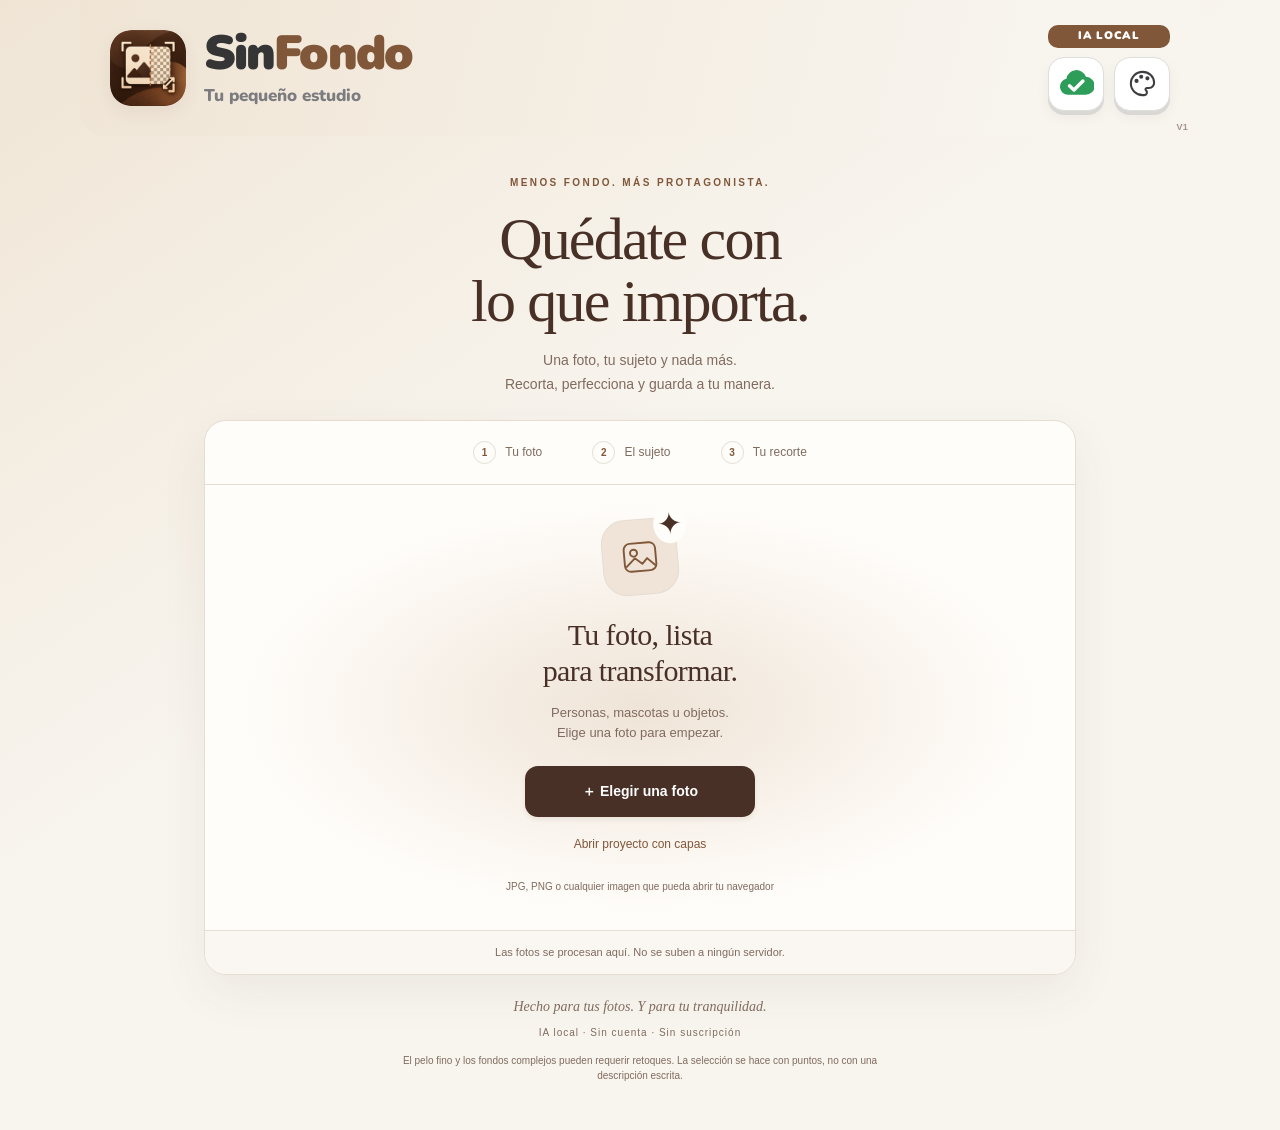
<file: index.html>
<!doctype html>
<html lang="es"><head><meta charset="utf-8"><meta name="viewport" content="width=device-width, initial-scale=1, viewport-fit=cover"><meta name="theme-color" content="#483026"><meta name="apple-mobile-web-app-capable" content="yes"><meta name="apple-mobile-web-app-status-bar-style" content="default"><meta name="description" content="Recorta el sujeto de tus fotos, en tu dispositivo y sin conexión."><title>SinFondo · Tu pequeño estudio</title><link rel="manifest" href="manifest.webmanifest"><link rel="apple-touch-icon" href="apple-touch-icon.png"><link rel="icon" href="icon-192.png"><link rel="stylesheet" href="style.css"></head>
<body><header class="app-header"><div class="brand"><button id="appIconBtn" class="brand-icon-button" aria-label="Elegir icono de la app" aria-haspopup="dialog"><img src="icon-192.png" width="76" height="76" alt="Icono de SinFondo"></button><div class="brand-copy"><span class="brand-wordmark" aria-label="SinFondo"><span class="brand-sin">Sin</span><span class="brand-fondo">Fondo</span></span><small>Tu pequeño estudio</small></div></div><div class="header-actions"><span class="local-badge">IA LOCAL</span><button id="connectionStatus" class="header-tool cloud-button" type="button" data-connection="checking" aria-label="Comprobando conexión. Ver estado y uso sin Internet" aria-haspopup="dialog" title="Comprobando conexión"><svg width="36" height="36" viewBox="0 0 40 36" aria-hidden="true"><path class="cloud-shape" d="M11 30a9 9 0 0 1-1.7-17.8A11.3 11.3 0 0 1 31.1 10a10 10 0 0 1-.6 20H11Z"/><path class="cloud-check" d="m12.7 20 5 4.7 10-10" fill="none" stroke="white" stroke-width="3.8" stroke-linecap="round" stroke-linejoin="round"/><path class="cloud-cross" d="m15 16 10 9m0-9-10 9" fill="none" stroke="white" stroke-width="3.4" stroke-linecap="round"/></svg><span id="connectionLabel" class="sr-only" aria-live="polite">Comprobando conexión</span></button><button id="paletteBtn" class="palette-button header-tool" aria-label="Elegir colores de la app" aria-haspopup="dialog"><svg width="31" height="31" viewBox="0 0 24 24" fill="none" stroke="currentColor" stroke-width="1.6" aria-hidden="true"><path d="M12 3a9 9 0 1 0 0 18h1.4a2.1 2.1 0 0 0 1.3-3.7c-.7-.6-.3-1.8.6-1.8H17a4 4 0 0 0 4-4C21 6.8 17 3 12 3Z"/><circle cx="7.4" cy="10" r=".8"/><circle cx="11" cy="6.8" r=".8"/><circle cx="15.8" cy="8" r=".8"/></svg><span class="sr-only">Colores</span></button></div><span class="app-version" aria-label="Versión 1">V1</span></header>
<dialog id="connectionDialog" aria-labelledby="connectionTitle"><div class="palette-heading"><div><span class="eyebrow">TU ESTUDIO, CONTIGO</span><h2 id="connectionTitle">Conexión y modo sin Internet</h2></div><button id="connectionClose" class="palette-close" aria-label="Cerrar estado de conexión">×</button></div><p id="connectionSummary" class="connection-summary" aria-live="polite">Comprobando conexión…</p><p id="connectionDetail"></p><div class="network-details"><span>Red</span><strong id="networkType">Comprobando…</strong><small id="networkName"></small></div><div class="connection-offline"><strong>Trabajar sin Internet</strong><p id="connectionReady" aria-live="polite"></p><section class="offline cloud-preparation"><div><strong id="offlineTitle">Prepara tu estudio sin conexión</strong><p id="offlineText">Guarda la app y la IA en este móvil una vez (unos 38 MB).</p></div><button id="offlineBtn" class="secondary">Preparar</button></section></div><p class="note">Verde: la app ha podido contactar con su web. Rojo: no hay conexión o la web no responde. La nube indica conexión; no sube ni guarda tus fotos en Internet.</p><details class="help"><summary>Instalar en el móvil y usar sin Internet <span>＋</span></summary><div><p><strong>Primera vez:</strong> abre la app desde una dirección HTTPS con Internet y pulsa «Preparar». Espera a que indique «Lista sin conexión».</p><p><strong>iPhone:</strong> en Safari, pulsa Compartir → Añadir a pantalla de inicio. Activa «Abrir como app» si aparece.</p><p><strong>Android:</strong> en Chrome, abre el menú ⋮ → Instalar aplicación o Añadir a pantalla de inicio.</p><p>Abre la app desde el icono y comprueba «Lista sin conexión». Después puedes usarla en modo avión. Si borras los datos del navegador o el sistema libera ese almacenamiento, vuelve a prepararla con Internet.</p><p>La carpeta de iCloud conserva los archivos; para instalarla en un móvil hace falta servir esos archivos por HTTPS. Abrir el HTML en Archivos no instala la app.</p></div></details><div class="palette-footer"><button id="connectionRecheck" class="secondary">Comprobar conexión</button></div></dialog>
<dialog id="appIconDialog" aria-labelledby="appIconTitle"><div class="palette-heading"><div><span class="eyebrow">ELIGE SU ESTILO</span><h2 id="appIconTitle">El icono de tu estudio.</h2></div><button id="appIconClose" class="palette-close" aria-label="Cerrar selector de iconos">×</button></div><p class="palette-description">Elige uno de tus seis diseños. El marrón es el predeterminado.</p><div id="appIconOptions" class="app-icon-grid" aria-label="Iconos disponibles"></div><p id="appIconSelection" class="icon-selection" aria-live="polite"></p><div class="icon-install-help"><strong>Usarlo en el móvil o en el ordenador</strong><p>Abre la página de instalación con el diseño elegido y añade o instala la app desde allí. Se abre en otra pestaña para conservar tu trabajo.</p><p>Si ya está instalada, el sistema puede mantener el icono anterior. Guarda tu proyecto antes de quitarla y volver a añadirla con el nuevo diseño.</p><a id="appIconInstall" class="primary icon-install-link" target="_blank" rel="noopener" href="install-icon-1.html">Preparar instalación con este icono ↗</a></div><div class="icon-downloads"><a id="appIconDownloadPng" href="icon-1-512.png" download="SinFondo-marron.png">Descargar icono PNG</a><a id="appIconDownloadIco" href="icon-1.ico" download="SinFondo-marron.ico">Icono .ICO para PC</a><button id="appIconDone" class="secondary">Listo</button></div></dialog><dialog id="paletteDialog" aria-labelledby="paletteTitle"><div class="palette-heading"><div><span class="eyebrow">A TU GUSTO</span><h2 id="paletteTitle">Dale tu color.</h2></div><button id="paletteClose" class="palette-close" aria-label="Cerrar paleta de colores">×</button></div><p class="palette-description">Elige una combinación o crea la tuya. Se guarda en este dispositivo.</p><div id="themePresets" class="theme-grid" aria-label="Combinaciones de colores"></div><div class="custom-palette"><strong>Tu propia combinación</strong><div class="custom-colors"><label>Color principal <input id="themeStart" type="color" value="#815739"></label><label>Color de fondo <input id="themeEnd" type="color" value="#f8f5ef"></label></div><p>El texto se ajusta para que siga siendo fácil de leer.</p></div><div class="palette-footer"><button id="themeReset" class="secondary">Volver al marrón</button><button id="paletteDone" class="primary">Listo</button></div></dialog>
<dialog id="replacePhotoDialog" aria-labelledby="replacePhotoTitle" aria-describedby="replacePhotoText" class="photo-dialog"><h2 id="replacePhotoTitle">Ya tienes una foto abierta</h2><p id="replacePhotoText">¿Quieres cerrarla y elegir otra? Si abres una nueva foto, perderás los cambios que no hayas guardado.</p><div class="palette-footer"><button id="replacePhotoCancel" class="secondary" autofocus>Cancelar</button><button id="replacePhotoSave" class="primary">Guardar la foto actual</button><button id="replaceProjectSave" class="secondary" hidden>Guardar proyecto con capas</button><button id="replacePhotoConfirm" class="secondary">Cerrar y elegir otra</button></div></dialog><main><aside id="iconInstallNotice" class="icon-install-notice" hidden><strong id="iconInstallTitle"></strong><p>iPhone: Safari → Compartir → Añadir a pantalla de inicio. Android y PC: abre el menú del navegador y elige Instalar aplicación. Esta página debe estar publicada por HTTPS para instalarla desde el móvil.</p></aside><section class="intro"><span class="eyebrow">MENOS FONDO. MÁS PROTAGONISTA.</span><h1>Quédate con<br>lo que importa.</h1><p>Una foto, tu sujeto y nada más.<br>Recorta, perfecciona y guarda a tu manera.</p></section>

<section class="studio" aria-label="Editor de fotos"><div class="steps"><span><b>1</b> Tu foto</span><span><b>2</b> El sujeto</span><span><b>3</b> Tu recorte</span></div>
<div id="empty" class="empty"><div class="photo-symbol" aria-hidden="true"><svg width="42" height="42" viewBox="0 0 48 48" fill="none" stroke="currentColor" stroke-width="2.2" stroke-linecap="round" stroke-linejoin="round"><rect x="6" y="8" width="36" height="32" rx="7"/><circle cx="17" cy="19" r="4"/><path d="m8 34 10-9 8 7 6-6 9 9"/></svg><span>✦</span></div><h2>Tu foto, lista<br>para transformar.</h2><p>Personas, mascotas u objetos.<br>Elige una foto para empezar.</p><label class="primary upload" for="photo" role="button" tabindex="0">＋ Elegir una foto</label><label for="projectFile" class="text-button" role="button" tabindex="0">Abrir proyecto con capas</label><small>JPG, PNG o cualquier imagen que pueda abrir tu navegador</small></div>
<input type="file" id="photo" accept="image/*" hidden><input type="file" id="projectFile" accept=".sinfondo,application/json" hidden>
<div id="editor" hidden><div class="toolbar"><label for="photo" class="text-button" role="button" tabindex="0">Cambiar foto</label><button id="clearPhoto" class="text-button">× Quitar foto</button><button id="returnOriginal" class="text-button">Volver a la foto original</button><button id="original" class="text-button" aria-pressed="false">Ver foto base</button><span id="dimensions"></span></div><div class="size-comparison"><div class="size-before"><span>ORIGINAL · ANTES</span><p id="sourceInfo"></p></div><div class="size-after"><span>RESULTADO · DESPUÉS</span><p id="currentInfo" aria-live="polite"></p></div></div><div class="view-tools" aria-label="Zoom y navegación"><button id="zoomOut" class="secondary" aria-label="Reducir zoom">−</button><output id="zoomLevel" aria-live="polite">100 %</output><button id="zoomIn" class="secondary" aria-label="Ampliar zoom">＋</button><button id="zoomFit" class="secondary">Encajar imagen</button><span>Dos dedos: ampliar y mover</span></div><div class="viewport" id="viewport"><div class="canvas-wrap" id="canvasWrap"><canvas id="canvas" aria-label="Foto: toca el sujeto que quieras conservar"></canvas><canvas id="overlay" aria-label="Selecciona el sujeto o retoca con el pincel"></canvas></div></div>
<div class="controls"><p id="hint">Conservar: marca lo que quieres mantener. Excluir: marca lo que quieres eliminar.</p><div class="segmented" aria-label="Modo de selección"><button data-mode="keep" class="selected" aria-pressed="true">＋ Conservar</button><button data-mode="exclude" aria-pressed="false">− Excluir</button><button data-mode="restore" aria-pressed="false" disabled>Restaurar</button><button data-mode="erase" aria-pressed="false" disabled>Borrar</button><button data-mode="lasso" aria-pressed="false">Lazo magnético</button><button data-mode="move" aria-pressed="false">✥ Mover</button></div><div id="brushControls" hidden><label>Grosor del pincel <input id="brush" type="range" min="1" max="120" value="24"><output id="brushSize">24 px</output></label></div>
<div id="lassoControls" hidden><label class="magnet-option"><input id="magnetic" type="checkbox" checked> Ajustar a los bordes</label><div class="lasso-actions"><button id="lassoKeep" class="secondary" disabled>Conservar dentro del lazo</button><button id="lassoDelete" class="secondary" disabled>Borrar dentro del lazo</button><button id="lassoClear" class="text-button" disabled>Quitar lazo</button></div><p>Marca el contorno con toques. Arrastra los puntos para ajustarlos; toca una línea para insertar otro punto. La acción cierra el lazo.</p></div><div class="action-row"><button id="undo" class="secondary" disabled>↶ Deshacer</button><button id="redo" class="secondary" disabled>↷ Rehacer</button><button id="clear" class="secondary" title="Reinicia la selección y el recorte del fondo; conserva lienzo y capas">Reiniciar</button><button id="remove" class="primary" disabled>Quitar fondo ✦</button><button id="deleteSelected" class="secondary delete-action" disabled>Eliminar lo señalado</button></div>
<div id="resultControls" hidden><div class="result-row"><label id="candidateControl">Recorte <select id="candidate"><option value="0">Opción 1</option><option value="1">Opción 2</option><option value="2">Opción 3</option></select></label><label id="featherControl">Borde suave <input id="feather" type="range" min="0" max="3" step="0.25" value="0.5"></label></div><details class="geometry-panel"><summary>Recortar, ampliar y dimensiones <span>＋</span></summary><div class="geometry-actions"><button id="trimEmpty" class="secondary">Recortar márgenes vacíos</button><button id="startCrop" class="secondary">Recorte manual</button></div><div id="cropControls" hidden><p>Arrastra las esquinas para ajustar el recorte o mueve el rectángulo.</p><output id="cropInfo"></output><div class="geometry-actions"><button id="applyCrop" class="primary">Aplicar recorte</button><button id="cancelCrop" class="secondary">Cancelar recorte</button></div></div><p class="small-note">Lienzo: añade espacio alrededor. Escalar también la foto: cambia su tamaño.</p><div class="dimension-fields"><label>Ancho (cm)<input id="canvasWidthCm" type="number" min="0.01" step="0.01" inputmode="decimal"></label><label>Alto (cm)<input id="canvasHeightCm" type="number" min="0.01" step="0.01" inputmode="decimal"></label><label>Resolución (ppp)<input id="outputDpi" type="number" min="36" max="1200" step="1" value="300" inputmode="numeric"></label></div><div class="size-options"><label><input id="sizeLock" type="checkbox" checked> Mantener proporciones</label><label><input id="scalePhoto" type="checkbox"> Escalar también la foto</label></div><label class="anchor-label">Colocar la foto <select id="canvasAnchor"><option value="center">En el centro</option><option value="left">A la izquierda</option><option value="right">A la derecha</option><option value="top">Arriba</option><option value="bottom">Abajo</option><option value="top-left">Arriba a la izquierda</option><option value="top-right">Arriba a la derecha</option><option value="bottom-left">Abajo a la izquierda</option><option value="bottom-right">Abajo a la derecha</option></select></label><div class="geometry-actions"><button id="addSpace" class="secondary">Añadir un 20 % de espacio</button><button id="applySize" class="primary">Aplicar tamaño</button></div><p class="small-note">El peso de después se recalcula al aplicar. Máximo 4096 px por lado y 8,4 millones de píxeles en total.</p></details><details class="layers-panel" id="layersPanel"><summary>Capas: pegar y colocar <span>＋</span></summary><div class="geometry-actions"><button id="pasteLayer" class="secondary">Pegar del portapapeles</button><label class="secondary layer-file-label" for="layerFile" role="button" tabindex="0">Añadir imagen</label></div><input id="layerFile" type="file" accept="image/*" hidden><p class="small-note">También puedes pegar con Ctrl/Cmd + V. En móvil, si el portapapeles no lo permite, usa Añadir imagen. Los pinceles y la IA editan la foto base.</p><div id="layerList"></div><div id="layerControls" hidden><div class="dimension-fields"><label>Ancho de capa (cm)<input id="layerWidthCm" type="number" min="0.01" step="0.01" inputmode="decimal"></label><label>Alto de capa (cm)<input id="layerHeightCm" type="number" min="0.01" step="0.01" inputmode="decimal"></label></div><label class="magnet-option"><input id="layerLock" type="checkbox" checked> Mantener proporciones</label><div class="geometry-actions"><button id="layerApplySize" class="secondary">Aplicar tamaño de capa</button><button id="layerDelete" class="secondary">Quitar capa</button><button id="layerDone" class="primary">OK · Dejar colocada</button></div></div><div class="project-actions"><button id="saveProject" class="secondary">Guardar proyecto con capas</button><label class="text-button" for="projectFile" role="button" tabindex="0">Abrir proyecto</label></div><p class="small-note">PNG y JPG unen las capas. Guarda un proyecto .sinfondo para volver a editarlas otro día.</p></details><div class="format-controls"><label>Formato <select id="exportFormat"><option value="png">PNG · con transparencia</option><option value="jpg">JPG · fondo blanco</option></select></label><label id="jpegQualityControl" hidden>Calidad JPG <input id="jpegQuality" type="range" min="60" max="100" value="92"><output id="jpegQualityValue">92 %</output></label></div><output id="exportInfo" class="export-info" aria-live="polite"></output><div class="export"><div><span class="field-title">FONDO DE EXPORTACIÓN</span><div class="segmented"><button data-bg="transparent" class="selected" aria-pressed="true"><i class="checker"></i>Transparente</button><button data-bg="white" aria-pressed="false"><i class="white"></i>Blanco</button></div></div><button id="save" class="primary">Guardar PNG ↓</button></div><p id="exportNote" class="note">PNG conserva la transparencia si la eliges. JPG rellena los huecos de blanco. El peso corresponde al formato y la calidad seleccionados.</p></div></div></div>
<div id="status" role="status" aria-live="polite">Las fotos se procesan aquí. No se suben a ningún servidor.</div></section>

<footer>Hecho para tus fotos. Y para tu tranquilidad.<small>IA local · Sin cuenta · Sin suscripción</small><p>El pelo fino y los fondos complejos pueden requerir retoques. La selección se hace con puntos, no con una descripción escrita.</p></footer></main><script type="module" src="app.js"></script></body></html>
</file>
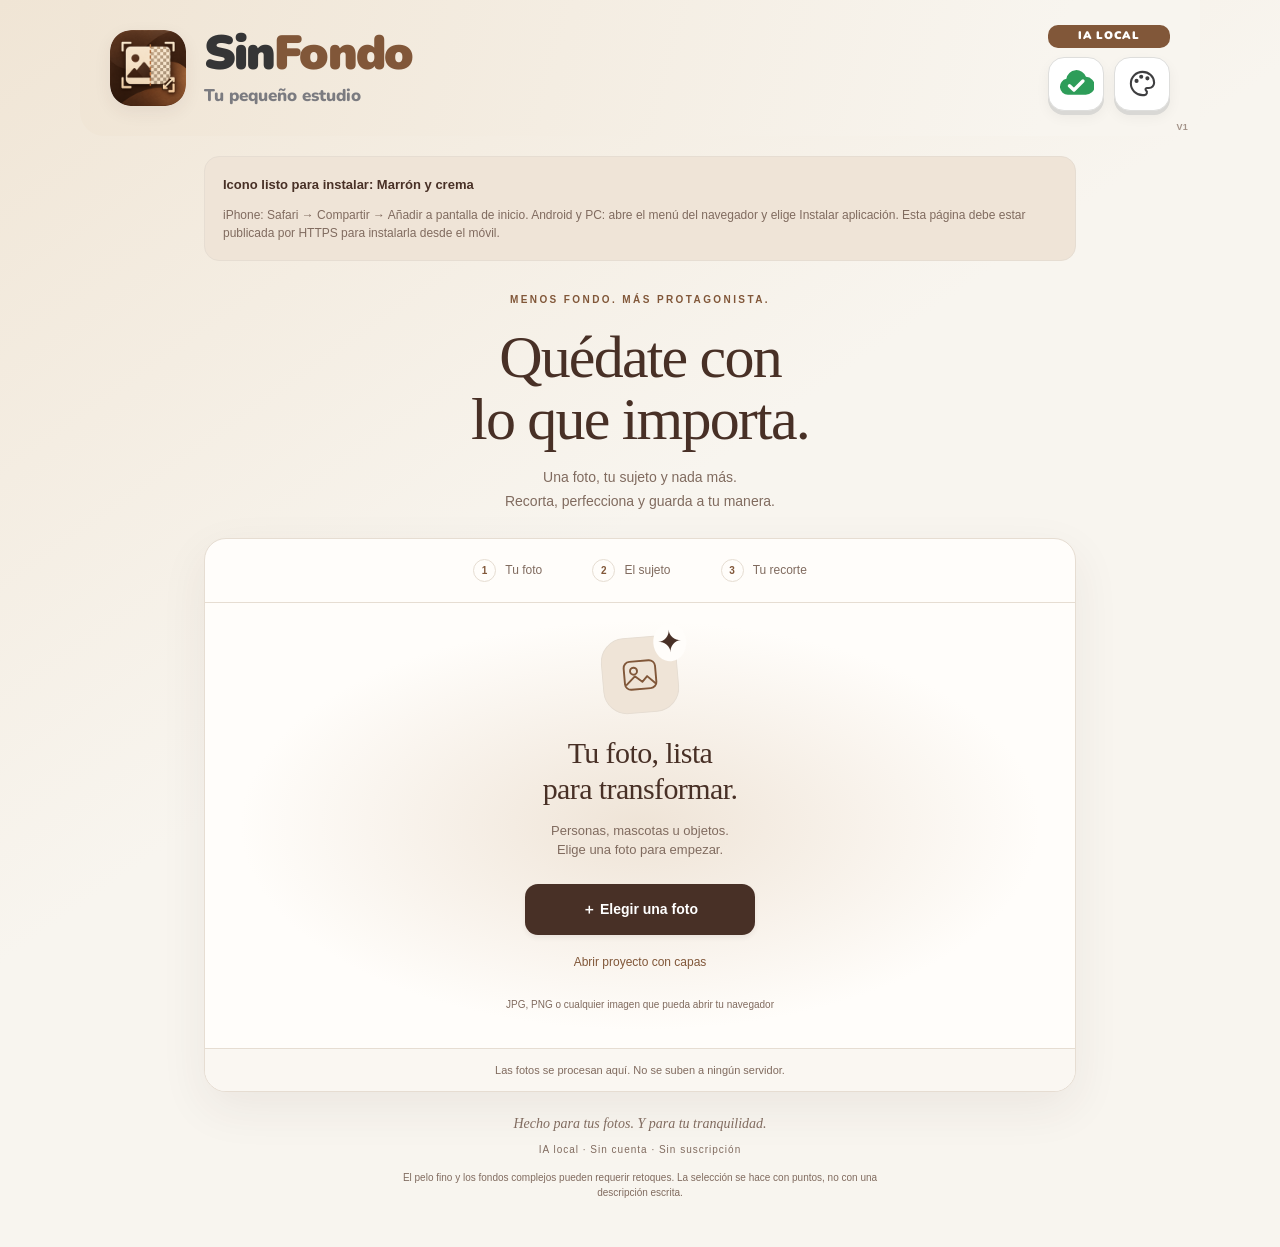
<file: install-icon-1.html>
<!doctype html>
<html lang="es"><head><meta charset="utf-8"><meta name="viewport" content="width=device-width, initial-scale=1, viewport-fit=cover"><meta name="theme-color" content="#483026"><meta name="apple-mobile-web-app-capable" content="yes"><meta name="apple-mobile-web-app-status-bar-style" content="default"><meta name="description" content="Recorta el sujeto de tus fotos, en tu dispositivo y sin conexión."><title>SinFondo · Tu pequeño estudio</title><link rel="manifest" href="manifest-icon-1.webmanifest"><link rel="apple-touch-icon" href="icon-1-180.png"><link rel="icon" href="icon-1-192.png"><link rel="stylesheet" href="style.css"></head>
<body><header class="app-header"><div class="brand"><button id="appIconBtn" class="brand-icon-button" aria-label="Elegir icono de la app" aria-haspopup="dialog"><img src="icon-1-192.png" width="76" height="76" alt="Icono de SinFondo"></button><div class="brand-copy"><span class="brand-wordmark" aria-label="SinFondo"><span class="brand-sin">Sin</span><span class="brand-fondo">Fondo</span></span><small>Tu pequeño estudio</small></div></div><div class="header-actions"><span class="local-badge">IA LOCAL</span><button id="connectionStatus" class="header-tool cloud-button" type="button" data-connection="checking" aria-label="Comprobando conexión. Ver estado y uso sin Internet" aria-haspopup="dialog" title="Comprobando conexión"><svg width="36" height="36" viewBox="0 0 40 36" aria-hidden="true"><path class="cloud-shape" d="M11 30a9 9 0 0 1-1.7-17.8A11.3 11.3 0 0 1 31.1 10a10 10 0 0 1-.6 20H11Z"/><path class="cloud-check" d="m12.7 20 5 4.7 10-10" fill="none" stroke="white" stroke-width="3.8" stroke-linecap="round" stroke-linejoin="round"/><path class="cloud-cross" d="m15 16 10 9m0-9-10 9" fill="none" stroke="white" stroke-width="3.4" stroke-linecap="round"/></svg><span id="connectionLabel" class="sr-only" aria-live="polite">Comprobando conexión</span></button><button id="paletteBtn" class="palette-button header-tool" aria-label="Elegir colores de la app" aria-haspopup="dialog"><svg width="31" height="31" viewBox="0 0 24 24" fill="none" stroke="currentColor" stroke-width="1.6" aria-hidden="true"><path d="M12 3a9 9 0 1 0 0 18h1.4a2.1 2.1 0 0 0 1.3-3.7c-.7-.6-.3-1.8.6-1.8H17a4 4 0 0 0 4-4C21 6.8 17 3 12 3Z"/><circle cx="7.4" cy="10" r=".8"/><circle cx="11" cy="6.8" r=".8"/><circle cx="15.8" cy="8" r=".8"/></svg><span class="sr-only">Colores</span></button></div><span class="app-version" aria-label="Versión 1">V1</span></header>
<dialog id="connectionDialog" aria-labelledby="connectionTitle"><div class="palette-heading"><div><span class="eyebrow">TU ESTUDIO, CONTIGO</span><h2 id="connectionTitle">Conexión y modo sin Internet</h2></div><button id="connectionClose" class="palette-close" aria-label="Cerrar estado de conexión">×</button></div><p id="connectionSummary" class="connection-summary" aria-live="polite">Comprobando conexión…</p><p id="connectionDetail"></p><div class="network-details"><span>Red</span><strong id="networkType">Comprobando…</strong><small id="networkName"></small></div><div class="connection-offline"><strong>Trabajar sin Internet</strong><p id="connectionReady" aria-live="polite"></p><section class="offline cloud-preparation"><div><strong id="offlineTitle">Prepara tu estudio sin conexión</strong><p id="offlineText">Guarda la app y la IA en este móvil una vez (unos 38 MB).</p></div><button id="offlineBtn" class="secondary">Preparar</button></section></div><p class="note">Verde: la app ha podido contactar con su web. Rojo: no hay conexión o la web no responde. La nube indica conexión; no sube ni guarda tus fotos en Internet.</p><details class="help"><summary>Instalar en el móvil y usar sin Internet <span>＋</span></summary><div><p><strong>Primera vez:</strong> abre la app desde una dirección HTTPS con Internet y pulsa «Preparar». Espera a que indique «Lista sin conexión».</p><p><strong>iPhone:</strong> en Safari, pulsa Compartir → Añadir a pantalla de inicio. Activa «Abrir como app» si aparece.</p><p><strong>Android:</strong> en Chrome, abre el menú ⋮ → Instalar aplicación o Añadir a pantalla de inicio.</p><p>Abre la app desde el icono y comprueba «Lista sin conexión». Después puedes usarla en modo avión. Si borras los datos del navegador o el sistema libera ese almacenamiento, vuelve a prepararla con Internet.</p><p>La carpeta de iCloud conserva los archivos; para instalarla en un móvil hace falta servir esos archivos por HTTPS. Abrir el HTML en Archivos no instala la app.</p></div></details><div class="palette-footer"><button id="connectionRecheck" class="secondary">Comprobar conexión</button></div></dialog>
<dialog id="appIconDialog" aria-labelledby="appIconTitle"><div class="palette-heading"><div><span class="eyebrow">ELIGE SU ESTILO</span><h2 id="appIconTitle">El icono de tu estudio.</h2></div><button id="appIconClose" class="palette-close" aria-label="Cerrar selector de iconos">×</button></div><p class="palette-description">Elige uno de tus seis diseños. El marrón es el predeterminado.</p><div id="appIconOptions" class="app-icon-grid" aria-label="Iconos disponibles"></div><p id="appIconSelection" class="icon-selection" aria-live="polite"></p><div class="icon-install-help"><strong>Usarlo en el móvil o en el ordenador</strong><p>Abre la página de instalación con el diseño elegido y añade o instala la app desde allí. Se abre en otra pestaña para conservar tu trabajo.</p><p>Si ya está instalada, el sistema puede mantener el icono anterior. Guarda tu proyecto antes de quitarla y volver a añadirla con el nuevo diseño.</p><a id="appIconInstall" class="primary icon-install-link" target="_blank" rel="noopener" href="install-icon-1.html">Preparar instalación con este icono ↗</a></div><div class="icon-downloads"><a id="appIconDownloadPng" href="icon-1-512.png" download="SinFondo-marron.png">Descargar icono PNG</a><a id="appIconDownloadIco" href="icon-1.ico" download="SinFondo-marron.ico">Icono .ICO para PC</a><button id="appIconDone" class="secondary">Listo</button></div></dialog><dialog id="paletteDialog" aria-labelledby="paletteTitle"><div class="palette-heading"><div><span class="eyebrow">A TU GUSTO</span><h2 id="paletteTitle">Dale tu color.</h2></div><button id="paletteClose" class="palette-close" aria-label="Cerrar paleta de colores">×</button></div><p class="palette-description">Elige una combinación o crea la tuya. Se guarda en este dispositivo.</p><div id="themePresets" class="theme-grid" aria-label="Combinaciones de colores"></div><div class="custom-palette"><strong>Tu propia combinación</strong><div class="custom-colors"><label>Color principal <input id="themeStart" type="color" value="#815739"></label><label>Color de fondo <input id="themeEnd" type="color" value="#f8f5ef"></label></div><p>El texto se ajusta para que siga siendo fácil de leer.</p></div><div class="palette-footer"><button id="themeReset" class="secondary">Volver al marrón</button><button id="paletteDone" class="primary">Listo</button></div></dialog>
<dialog id="replacePhotoDialog" aria-labelledby="replacePhotoTitle" aria-describedby="replacePhotoText" class="photo-dialog"><h2 id="replacePhotoTitle">Ya tienes una foto abierta</h2><p id="replacePhotoText">¿Quieres cerrarla y elegir otra? Si abres una nueva foto, perderás los cambios que no hayas guardado.</p><div class="palette-footer"><button id="replacePhotoCancel" class="secondary" autofocus>Cancelar</button><button id="replacePhotoSave" class="primary">Guardar la foto actual</button><button id="replaceProjectSave" class="secondary" hidden>Guardar proyecto con capas</button><button id="replacePhotoConfirm" class="secondary">Cerrar y elegir otra</button></div></dialog><main><aside id="iconInstallNotice" class="icon-install-notice" hidden><strong id="iconInstallTitle"></strong><p>iPhone: Safari → Compartir → Añadir a pantalla de inicio. Android y PC: abre el menú del navegador y elige Instalar aplicación. Esta página debe estar publicada por HTTPS para instalarla desde el móvil.</p></aside><section class="intro"><span class="eyebrow">MENOS FONDO. MÁS PROTAGONISTA.</span><h1>Quédate con<br>lo que importa.</h1><p>Una foto, tu sujeto y nada más.<br>Recorta, perfecciona y guarda a tu manera.</p></section>

<section class="studio" aria-label="Editor de fotos"><div class="steps"><span><b>1</b> Tu foto</span><span><b>2</b> El sujeto</span><span><b>3</b> Tu recorte</span></div>
<div id="empty" class="empty"><div class="photo-symbol" aria-hidden="true"><svg width="42" height="42" viewBox="0 0 48 48" fill="none" stroke="currentColor" stroke-width="2.2" stroke-linecap="round" stroke-linejoin="round"><rect x="6" y="8" width="36" height="32" rx="7"/><circle cx="17" cy="19" r="4"/><path d="m8 34 10-9 8 7 6-6 9 9"/></svg><span>✦</span></div><h2>Tu foto, lista<br>para transformar.</h2><p>Personas, mascotas u objetos.<br>Elige una foto para empezar.</p><label class="primary upload" for="photo" role="button" tabindex="0">＋ Elegir una foto</label><label for="projectFile" class="text-button" role="button" tabindex="0">Abrir proyecto con capas</label><small>JPG, PNG o cualquier imagen que pueda abrir tu navegador</small></div>
<input type="file" id="photo" accept="image/*" hidden><input type="file" id="projectFile" accept=".sinfondo,application/json" hidden>
<div id="editor" hidden><div class="toolbar"><label for="photo" class="text-button" role="button" tabindex="0">Cambiar foto</label><button id="clearPhoto" class="text-button">× Quitar foto</button><button id="returnOriginal" class="text-button">Volver a la foto original</button><button id="original" class="text-button" aria-pressed="false">Ver foto base</button><span id="dimensions"></span></div><div class="size-comparison"><div class="size-before"><span>ORIGINAL · ANTES</span><p id="sourceInfo"></p></div><div class="size-after"><span>RESULTADO · DESPUÉS</span><p id="currentInfo" aria-live="polite"></p></div></div><div class="view-tools" aria-label="Zoom y navegación"><button id="zoomOut" class="secondary" aria-label="Reducir zoom">−</button><output id="zoomLevel" aria-live="polite">100 %</output><button id="zoomIn" class="secondary" aria-label="Ampliar zoom">＋</button><button id="zoomFit" class="secondary">Encajar imagen</button><span>Dos dedos: ampliar y mover</span></div><div class="viewport" id="viewport"><div class="canvas-wrap" id="canvasWrap"><canvas id="canvas" aria-label="Foto: toca el sujeto que quieras conservar"></canvas><canvas id="overlay" aria-label="Selecciona el sujeto o retoca con el pincel"></canvas></div></div>
<div class="controls"><p id="hint">Conservar: marca lo que quieres mantener. Excluir: marca lo que quieres eliminar.</p><div class="segmented" aria-label="Modo de selección"><button data-mode="keep" class="selected" aria-pressed="true">＋ Conservar</button><button data-mode="exclude" aria-pressed="false">− Excluir</button><button data-mode="restore" aria-pressed="false" disabled>Restaurar</button><button data-mode="erase" aria-pressed="false" disabled>Borrar</button><button data-mode="lasso" aria-pressed="false">Lazo magnético</button><button data-mode="move" aria-pressed="false">✥ Mover</button></div><div id="brushControls" hidden><label>Grosor del pincel <input id="brush" type="range" min="1" max="120" value="24"><output id="brushSize">24 px</output></label></div>
<div id="lassoControls" hidden><label class="magnet-option"><input id="magnetic" type="checkbox" checked> Ajustar a los bordes</label><div class="lasso-actions"><button id="lassoKeep" class="secondary" disabled>Conservar dentro del lazo</button><button id="lassoDelete" class="secondary" disabled>Borrar dentro del lazo</button><button id="lassoClear" class="text-button" disabled>Quitar lazo</button></div><p>Marca el contorno con toques. Arrastra los puntos para ajustarlos; toca una línea para insertar otro punto. La acción cierra el lazo.</p></div><div class="action-row"><button id="undo" class="secondary" disabled>↶ Deshacer</button><button id="redo" class="secondary" disabled>↷ Rehacer</button><button id="clear" class="secondary" title="Reinicia la selección y el recorte del fondo; conserva lienzo y capas">Reiniciar</button><button id="remove" class="primary" disabled>Quitar fondo ✦</button><button id="deleteSelected" class="secondary delete-action" disabled>Eliminar lo señalado</button></div>
<div id="resultControls" hidden><div class="result-row"><label id="candidateControl">Recorte <select id="candidate"><option value="0">Opción 1</option><option value="1">Opción 2</option><option value="2">Opción 3</option></select></label><label id="featherControl">Borde suave <input id="feather" type="range" min="0" max="3" step="0.25" value="0.5"></label></div><details class="geometry-panel"><summary>Recortar, ampliar y dimensiones <span>＋</span></summary><div class="geometry-actions"><button id="trimEmpty" class="secondary">Recortar márgenes vacíos</button><button id="startCrop" class="secondary">Recorte manual</button></div><div id="cropControls" hidden><p>Arrastra las esquinas para ajustar el recorte o mueve el rectángulo.</p><output id="cropInfo"></output><div class="geometry-actions"><button id="applyCrop" class="primary">Aplicar recorte</button><button id="cancelCrop" class="secondary">Cancelar recorte</button></div></div><p class="small-note">Lienzo: añade espacio alrededor. Escalar también la foto: cambia su tamaño.</p><div class="dimension-fields"><label>Ancho (cm)<input id="canvasWidthCm" type="number" min="0.01" step="0.01" inputmode="decimal"></label><label>Alto (cm)<input id="canvasHeightCm" type="number" min="0.01" step="0.01" inputmode="decimal"></label><label>Resolución (ppp)<input id="outputDpi" type="number" min="36" max="1200" step="1" value="300" inputmode="numeric"></label></div><div class="size-options"><label><input id="sizeLock" type="checkbox" checked> Mantener proporciones</label><label><input id="scalePhoto" type="checkbox"> Escalar también la foto</label></div><label class="anchor-label">Colocar la foto <select id="canvasAnchor"><option value="center">En el centro</option><option value="left">A la izquierda</option><option value="right">A la derecha</option><option value="top">Arriba</option><option value="bottom">Abajo</option><option value="top-left">Arriba a la izquierda</option><option value="top-right">Arriba a la derecha</option><option value="bottom-left">Abajo a la izquierda</option><option value="bottom-right">Abajo a la derecha</option></select></label><div class="geometry-actions"><button id="addSpace" class="secondary">Añadir un 20 % de espacio</button><button id="applySize" class="primary">Aplicar tamaño</button></div><p class="small-note">El peso de después se recalcula al aplicar. Máximo 4096 px por lado y 8,4 millones de píxeles en total.</p></details><details class="layers-panel" id="layersPanel"><summary>Capas: pegar y colocar <span>＋</span></summary><div class="geometry-actions"><button id="pasteLayer" class="secondary">Pegar del portapapeles</button><label class="secondary layer-file-label" for="layerFile" role="button" tabindex="0">Añadir imagen</label></div><input id="layerFile" type="file" accept="image/*" hidden><p class="small-note">También puedes pegar con Ctrl/Cmd + V. En móvil, si el portapapeles no lo permite, usa Añadir imagen. Los pinceles y la IA editan la foto base.</p><div id="layerList"></div><div id="layerControls" hidden><div class="dimension-fields"><label>Ancho de capa (cm)<input id="layerWidthCm" type="number" min="0.01" step="0.01" inputmode="decimal"></label><label>Alto de capa (cm)<input id="layerHeightCm" type="number" min="0.01" step="0.01" inputmode="decimal"></label></div><label class="magnet-option"><input id="layerLock" type="checkbox" checked> Mantener proporciones</label><div class="geometry-actions"><button id="layerApplySize" class="secondary">Aplicar tamaño de capa</button><button id="layerDelete" class="secondary">Quitar capa</button><button id="layerDone" class="primary">OK · Dejar colocada</button></div></div><div class="project-actions"><button id="saveProject" class="secondary">Guardar proyecto con capas</button><label class="text-button" for="projectFile" role="button" tabindex="0">Abrir proyecto</label></div><p class="small-note">PNG y JPG unen las capas. Guarda un proyecto .sinfondo para volver a editarlas otro día.</p></details><div class="format-controls"><label>Formato <select id="exportFormat"><option value="png">PNG · con transparencia</option><option value="jpg">JPG · fondo blanco</option></select></label><label id="jpegQualityControl" hidden>Calidad JPG <input id="jpegQuality" type="range" min="60" max="100" value="92"><output id="jpegQualityValue">92 %</output></label></div><output id="exportInfo" class="export-info" aria-live="polite"></output><div class="export"><div><span class="field-title">FONDO DE EXPORTACIÓN</span><div class="segmented"><button data-bg="transparent" class="selected" aria-pressed="true"><i class="checker"></i>Transparente</button><button data-bg="white" aria-pressed="false"><i class="white"></i>Blanco</button></div></div><button id="save" class="primary">Guardar PNG ↓</button></div><p id="exportNote" class="note">PNG conserva la transparencia si la eliges. JPG rellena los huecos de blanco. El peso corresponde al formato y la calidad seleccionados.</p></div></div></div>
<div id="status" role="status" aria-live="polite">Las fotos se procesan aquí. No se suben a ningún servidor.</div></section>

<footer>Hecho para tus fotos. Y para tu tranquilidad.<small>IA local · Sin cuenta · Sin suscripción</small><p>El pelo fino y los fondos complejos pueden requerir retoques. La selección se hace con puntos, no con una descripción escrita.</p></footer></main><script type="module" src="app.js"></script></body></html>
</file>
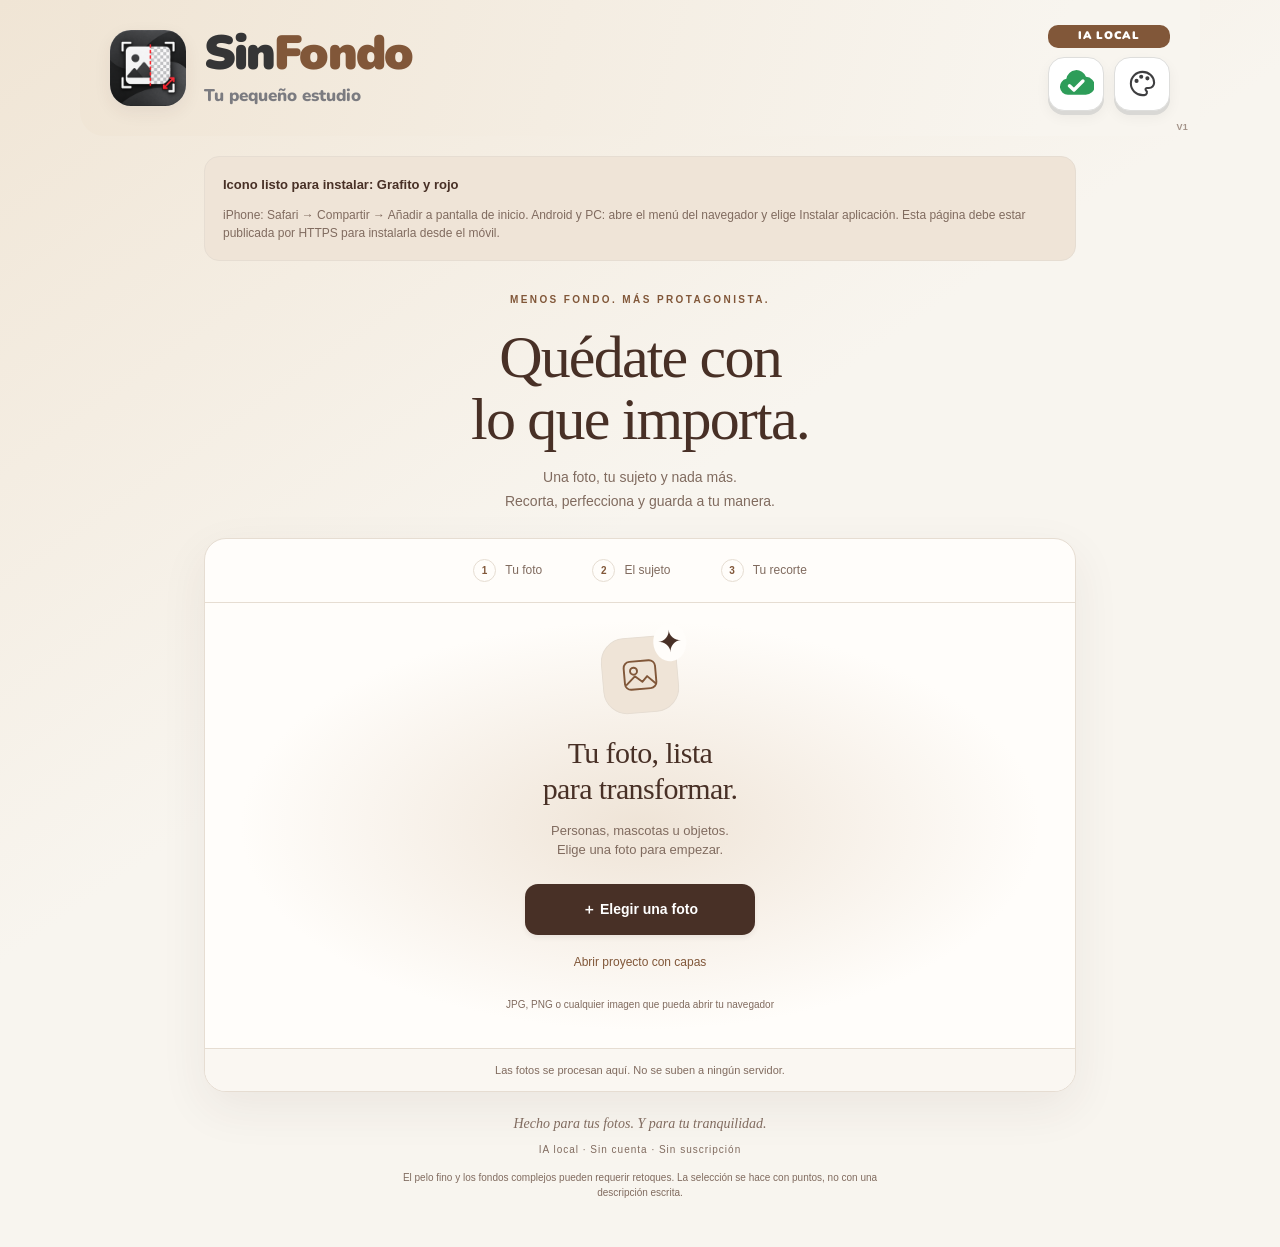
<file: install-icon-2.html>
<!doctype html>
<html lang="es"><head><meta charset="utf-8"><meta name="viewport" content="width=device-width, initial-scale=1, viewport-fit=cover"><meta name="theme-color" content="#483026"><meta name="apple-mobile-web-app-capable" content="yes"><meta name="apple-mobile-web-app-status-bar-style" content="default"><meta name="description" content="Recorta el sujeto de tus fotos, en tu dispositivo y sin conexión."><title>SinFondo · Tu pequeño estudio</title><link rel="manifest" href="manifest-icon-2.webmanifest"><link rel="apple-touch-icon" href="icon-2-180.png"><link rel="icon" href="icon-2-192.png"><link rel="stylesheet" href="style.css"></head>
<body><header class="app-header"><div class="brand"><button id="appIconBtn" class="brand-icon-button" aria-label="Elegir icono de la app" aria-haspopup="dialog"><img src="icon-2-192.png" width="76" height="76" alt="Icono de SinFondo"></button><div class="brand-copy"><span class="brand-wordmark" aria-label="SinFondo"><span class="brand-sin">Sin</span><span class="brand-fondo">Fondo</span></span><small>Tu pequeño estudio</small></div></div><div class="header-actions"><span class="local-badge">IA LOCAL</span><button id="connectionStatus" class="header-tool cloud-button" type="button" data-connection="checking" aria-label="Comprobando conexión. Ver estado y uso sin Internet" aria-haspopup="dialog" title="Comprobando conexión"><svg width="36" height="36" viewBox="0 0 40 36" aria-hidden="true"><path class="cloud-shape" d="M11 30a9 9 0 0 1-1.7-17.8A11.3 11.3 0 0 1 31.1 10a10 10 0 0 1-.6 20H11Z"/><path class="cloud-check" d="m12.7 20 5 4.7 10-10" fill="none" stroke="white" stroke-width="3.8" stroke-linecap="round" stroke-linejoin="round"/><path class="cloud-cross" d="m15 16 10 9m0-9-10 9" fill="none" stroke="white" stroke-width="3.4" stroke-linecap="round"/></svg><span id="connectionLabel" class="sr-only" aria-live="polite">Comprobando conexión</span></button><button id="paletteBtn" class="palette-button header-tool" aria-label="Elegir colores de la app" aria-haspopup="dialog"><svg width="31" height="31" viewBox="0 0 24 24" fill="none" stroke="currentColor" stroke-width="1.6" aria-hidden="true"><path d="M12 3a9 9 0 1 0 0 18h1.4a2.1 2.1 0 0 0 1.3-3.7c-.7-.6-.3-1.8.6-1.8H17a4 4 0 0 0 4-4C21 6.8 17 3 12 3Z"/><circle cx="7.4" cy="10" r=".8"/><circle cx="11" cy="6.8" r=".8"/><circle cx="15.8" cy="8" r=".8"/></svg><span class="sr-only">Colores</span></button></div><span class="app-version" aria-label="Versión 1">V1</span></header>
<dialog id="connectionDialog" aria-labelledby="connectionTitle"><div class="palette-heading"><div><span class="eyebrow">TU ESTUDIO, CONTIGO</span><h2 id="connectionTitle">Conexión y modo sin Internet</h2></div><button id="connectionClose" class="palette-close" aria-label="Cerrar estado de conexión">×</button></div><p id="connectionSummary" class="connection-summary" aria-live="polite">Comprobando conexión…</p><p id="connectionDetail"></p><div class="network-details"><span>Red</span><strong id="networkType">Comprobando…</strong><small id="networkName"></small></div><div class="connection-offline"><strong>Trabajar sin Internet</strong><p id="connectionReady" aria-live="polite"></p><section class="offline cloud-preparation"><div><strong id="offlineTitle">Prepara tu estudio sin conexión</strong><p id="offlineText">Guarda la app y la IA en este móvil una vez (unos 38 MB).</p></div><button id="offlineBtn" class="secondary">Preparar</button></section></div><p class="note">Verde: la app ha podido contactar con su web. Rojo: no hay conexión o la web no responde. La nube indica conexión; no sube ni guarda tus fotos en Internet.</p><details class="help"><summary>Instalar en el móvil y usar sin Internet <span>＋</span></summary><div><p><strong>Primera vez:</strong> abre la app desde una dirección HTTPS con Internet y pulsa «Preparar». Espera a que indique «Lista sin conexión».</p><p><strong>iPhone:</strong> en Safari, pulsa Compartir → Añadir a pantalla de inicio. Activa «Abrir como app» si aparece.</p><p><strong>Android:</strong> en Chrome, abre el menú ⋮ → Instalar aplicación o Añadir a pantalla de inicio.</p><p>Abre la app desde el icono y comprueba «Lista sin conexión». Después puedes usarla en modo avión. Si borras los datos del navegador o el sistema libera ese almacenamiento, vuelve a prepararla con Internet.</p><p>La carpeta de iCloud conserva los archivos; para instalarla en un móvil hace falta servir esos archivos por HTTPS. Abrir el HTML en Archivos no instala la app.</p></div></details><div class="palette-footer"><button id="connectionRecheck" class="secondary">Comprobar conexión</button></div></dialog>
<dialog id="appIconDialog" aria-labelledby="appIconTitle"><div class="palette-heading"><div><span class="eyebrow">ELIGE SU ESTILO</span><h2 id="appIconTitle">El icono de tu estudio.</h2></div><button id="appIconClose" class="palette-close" aria-label="Cerrar selector de iconos">×</button></div><p class="palette-description">Elige uno de tus seis diseños. El marrón es el predeterminado.</p><div id="appIconOptions" class="app-icon-grid" aria-label="Iconos disponibles"></div><p id="appIconSelection" class="icon-selection" aria-live="polite"></p><div class="icon-install-help"><strong>Usarlo en el móvil o en el ordenador</strong><p>Abre la página de instalación con el diseño elegido y añade o instala la app desde allí. Se abre en otra pestaña para conservar tu trabajo.</p><p>Si ya está instalada, el sistema puede mantener el icono anterior. Guarda tu proyecto antes de quitarla y volver a añadirla con el nuevo diseño.</p><a id="appIconInstall" class="primary icon-install-link" target="_blank" rel="noopener" href="install-icon-1.html">Preparar instalación con este icono ↗</a></div><div class="icon-downloads"><a id="appIconDownloadPng" href="icon-1-512.png" download="SinFondo-marron.png">Descargar icono PNG</a><a id="appIconDownloadIco" href="icon-1.ico" download="SinFondo-marron.ico">Icono .ICO para PC</a><button id="appIconDone" class="secondary">Listo</button></div></dialog><dialog id="paletteDialog" aria-labelledby="paletteTitle"><div class="palette-heading"><div><span class="eyebrow">A TU GUSTO</span><h2 id="paletteTitle">Dale tu color.</h2></div><button id="paletteClose" class="palette-close" aria-label="Cerrar paleta de colores">×</button></div><p class="palette-description">Elige una combinación o crea la tuya. Se guarda en este dispositivo.</p><div id="themePresets" class="theme-grid" aria-label="Combinaciones de colores"></div><div class="custom-palette"><strong>Tu propia combinación</strong><div class="custom-colors"><label>Color principal <input id="themeStart" type="color" value="#815739"></label><label>Color de fondo <input id="themeEnd" type="color" value="#f8f5ef"></label></div><p>El texto se ajusta para que siga siendo fácil de leer.</p></div><div class="palette-footer"><button id="themeReset" class="secondary">Volver al marrón</button><button id="paletteDone" class="primary">Listo</button></div></dialog>
<dialog id="replacePhotoDialog" aria-labelledby="replacePhotoTitle" aria-describedby="replacePhotoText" class="photo-dialog"><h2 id="replacePhotoTitle">Ya tienes una foto abierta</h2><p id="replacePhotoText">¿Quieres cerrarla y elegir otra? Si abres una nueva foto, perderás los cambios que no hayas guardado.</p><div class="palette-footer"><button id="replacePhotoCancel" class="secondary" autofocus>Cancelar</button><button id="replacePhotoSave" class="primary">Guardar la foto actual</button><button id="replaceProjectSave" class="secondary" hidden>Guardar proyecto con capas</button><button id="replacePhotoConfirm" class="secondary">Cerrar y elegir otra</button></div></dialog><main><aside id="iconInstallNotice" class="icon-install-notice" hidden><strong id="iconInstallTitle"></strong><p>iPhone: Safari → Compartir → Añadir a pantalla de inicio. Android y PC: abre el menú del navegador y elige Instalar aplicación. Esta página debe estar publicada por HTTPS para instalarla desde el móvil.</p></aside><section class="intro"><span class="eyebrow">MENOS FONDO. MÁS PROTAGONISTA.</span><h1>Quédate con<br>lo que importa.</h1><p>Una foto, tu sujeto y nada más.<br>Recorta, perfecciona y guarda a tu manera.</p></section>

<section class="studio" aria-label="Editor de fotos"><div class="steps"><span><b>1</b> Tu foto</span><span><b>2</b> El sujeto</span><span><b>3</b> Tu recorte</span></div>
<div id="empty" class="empty"><div class="photo-symbol" aria-hidden="true"><svg width="42" height="42" viewBox="0 0 48 48" fill="none" stroke="currentColor" stroke-width="2.2" stroke-linecap="round" stroke-linejoin="round"><rect x="6" y="8" width="36" height="32" rx="7"/><circle cx="17" cy="19" r="4"/><path d="m8 34 10-9 8 7 6-6 9 9"/></svg><span>✦</span></div><h2>Tu foto, lista<br>para transformar.</h2><p>Personas, mascotas u objetos.<br>Elige una foto para empezar.</p><label class="primary upload" for="photo" role="button" tabindex="0">＋ Elegir una foto</label><label for="projectFile" class="text-button" role="button" tabindex="0">Abrir proyecto con capas</label><small>JPG, PNG o cualquier imagen que pueda abrir tu navegador</small></div>
<input type="file" id="photo" accept="image/*" hidden><input type="file" id="projectFile" accept=".sinfondo,application/json" hidden>
<div id="editor" hidden><div class="toolbar"><label for="photo" class="text-button" role="button" tabindex="0">Cambiar foto</label><button id="clearPhoto" class="text-button">× Quitar foto</button><button id="returnOriginal" class="text-button">Volver a la foto original</button><button id="original" class="text-button" aria-pressed="false">Ver foto base</button><span id="dimensions"></span></div><div class="size-comparison"><div class="size-before"><span>ORIGINAL · ANTES</span><p id="sourceInfo"></p></div><div class="size-after"><span>RESULTADO · DESPUÉS</span><p id="currentInfo" aria-live="polite"></p></div></div><div class="view-tools" aria-label="Zoom y navegación"><button id="zoomOut" class="secondary" aria-label="Reducir zoom">−</button><output id="zoomLevel" aria-live="polite">100 %</output><button id="zoomIn" class="secondary" aria-label="Ampliar zoom">＋</button><button id="zoomFit" class="secondary">Encajar imagen</button><span>Dos dedos: ampliar y mover</span></div><div class="viewport" id="viewport"><div class="canvas-wrap" id="canvasWrap"><canvas id="canvas" aria-label="Foto: toca el sujeto que quieras conservar"></canvas><canvas id="overlay" aria-label="Selecciona el sujeto o retoca con el pincel"></canvas></div></div>
<div class="controls"><p id="hint">Conservar: marca lo que quieres mantener. Excluir: marca lo que quieres eliminar.</p><div class="segmented" aria-label="Modo de selección"><button data-mode="keep" class="selected" aria-pressed="true">＋ Conservar</button><button data-mode="exclude" aria-pressed="false">− Excluir</button><button data-mode="restore" aria-pressed="false" disabled>Restaurar</button><button data-mode="erase" aria-pressed="false" disabled>Borrar</button><button data-mode="lasso" aria-pressed="false">Lazo magnético</button><button data-mode="move" aria-pressed="false">✥ Mover</button></div><div id="brushControls" hidden><label>Grosor del pincel <input id="brush" type="range" min="1" max="120" value="24"><output id="brushSize">24 px</output></label></div>
<div id="lassoControls" hidden><label class="magnet-option"><input id="magnetic" type="checkbox" checked> Ajustar a los bordes</label><div class="lasso-actions"><button id="lassoKeep" class="secondary" disabled>Conservar dentro del lazo</button><button id="lassoDelete" class="secondary" disabled>Borrar dentro del lazo</button><button id="lassoClear" class="text-button" disabled>Quitar lazo</button></div><p>Marca el contorno con toques. Arrastra los puntos para ajustarlos; toca una línea para insertar otro punto. La acción cierra el lazo.</p></div><div class="action-row"><button id="undo" class="secondary" disabled>↶ Deshacer</button><button id="redo" class="secondary" disabled>↷ Rehacer</button><button id="clear" class="secondary" title="Reinicia la selección y el recorte del fondo; conserva lienzo y capas">Reiniciar</button><button id="remove" class="primary" disabled>Quitar fondo ✦</button><button id="deleteSelected" class="secondary delete-action" disabled>Eliminar lo señalado</button></div>
<div id="resultControls" hidden><div class="result-row"><label id="candidateControl">Recorte <select id="candidate"><option value="0">Opción 1</option><option value="1">Opción 2</option><option value="2">Opción 3</option></select></label><label id="featherControl">Borde suave <input id="feather" type="range" min="0" max="3" step="0.25" value="0.5"></label></div><details class="geometry-panel"><summary>Recortar, ampliar y dimensiones <span>＋</span></summary><div class="geometry-actions"><button id="trimEmpty" class="secondary">Recortar márgenes vacíos</button><button id="startCrop" class="secondary">Recorte manual</button></div><div id="cropControls" hidden><p>Arrastra las esquinas para ajustar el recorte o mueve el rectángulo.</p><output id="cropInfo"></output><div class="geometry-actions"><button id="applyCrop" class="primary">Aplicar recorte</button><button id="cancelCrop" class="secondary">Cancelar recorte</button></div></div><p class="small-note">Lienzo: añade espacio alrededor. Escalar también la foto: cambia su tamaño.</p><div class="dimension-fields"><label>Ancho (cm)<input id="canvasWidthCm" type="number" min="0.01" step="0.01" inputmode="decimal"></label><label>Alto (cm)<input id="canvasHeightCm" type="number" min="0.01" step="0.01" inputmode="decimal"></label><label>Resolución (ppp)<input id="outputDpi" type="number" min="36" max="1200" step="1" value="300" inputmode="numeric"></label></div><div class="size-options"><label><input id="sizeLock" type="checkbox" checked> Mantener proporciones</label><label><input id="scalePhoto" type="checkbox"> Escalar también la foto</label></div><label class="anchor-label">Colocar la foto <select id="canvasAnchor"><option value="center">En el centro</option><option value="left">A la izquierda</option><option value="right">A la derecha</option><option value="top">Arriba</option><option value="bottom">Abajo</option><option value="top-left">Arriba a la izquierda</option><option value="top-right">Arriba a la derecha</option><option value="bottom-left">Abajo a la izquierda</option><option value="bottom-right">Abajo a la derecha</option></select></label><div class="geometry-actions"><button id="addSpace" class="secondary">Añadir un 20 % de espacio</button><button id="applySize" class="primary">Aplicar tamaño</button></div><p class="small-note">El peso de después se recalcula al aplicar. Máximo 4096 px por lado y 8,4 millones de píxeles en total.</p></details><details class="layers-panel" id="layersPanel"><summary>Capas: pegar y colocar <span>＋</span></summary><div class="geometry-actions"><button id="pasteLayer" class="secondary">Pegar del portapapeles</button><label class="secondary layer-file-label" for="layerFile" role="button" tabindex="0">Añadir imagen</label></div><input id="layerFile" type="file" accept="image/*" hidden><p class="small-note">También puedes pegar con Ctrl/Cmd + V. En móvil, si el portapapeles no lo permite, usa Añadir imagen. Los pinceles y la IA editan la foto base.</p><div id="layerList"></div><div id="layerControls" hidden><div class="dimension-fields"><label>Ancho de capa (cm)<input id="layerWidthCm" type="number" min="0.01" step="0.01" inputmode="decimal"></label><label>Alto de capa (cm)<input id="layerHeightCm" type="number" min="0.01" step="0.01" inputmode="decimal"></label></div><label class="magnet-option"><input id="layerLock" type="checkbox" checked> Mantener proporciones</label><div class="geometry-actions"><button id="layerApplySize" class="secondary">Aplicar tamaño de capa</button><button id="layerDelete" class="secondary">Quitar capa</button><button id="layerDone" class="primary">OK · Dejar colocada</button></div></div><div class="project-actions"><button id="saveProject" class="secondary">Guardar proyecto con capas</button><label class="text-button" for="projectFile" role="button" tabindex="0">Abrir proyecto</label></div><p class="small-note">PNG y JPG unen las capas. Guarda un proyecto .sinfondo para volver a editarlas otro día.</p></details><div class="format-controls"><label>Formato <select id="exportFormat"><option value="png">PNG · con transparencia</option><option value="jpg">JPG · fondo blanco</option></select></label><label id="jpegQualityControl" hidden>Calidad JPG <input id="jpegQuality" type="range" min="60" max="100" value="92"><output id="jpegQualityValue">92 %</output></label></div><output id="exportInfo" class="export-info" aria-live="polite"></output><div class="export"><div><span class="field-title">FONDO DE EXPORTACIÓN</span><div class="segmented"><button data-bg="transparent" class="selected" aria-pressed="true"><i class="checker"></i>Transparente</button><button data-bg="white" aria-pressed="false"><i class="white"></i>Blanco</button></div></div><button id="save" class="primary">Guardar PNG ↓</button></div><p id="exportNote" class="note">PNG conserva la transparencia si la eliges. JPG rellena los huecos de blanco. El peso corresponde al formato y la calidad seleccionados.</p></div></div></div>
<div id="status" role="status" aria-live="polite">Las fotos se procesan aquí. No se suben a ningún servidor.</div></section>

<footer>Hecho para tus fotos. Y para tu tranquilidad.<small>IA local · Sin cuenta · Sin suscripción</small><p>El pelo fino y los fondos complejos pueden requerir retoques. La selección se hace con puntos, no con una descripción escrita.</p></footer></main><script type="module" src="app.js"></script></body></html>
</file>
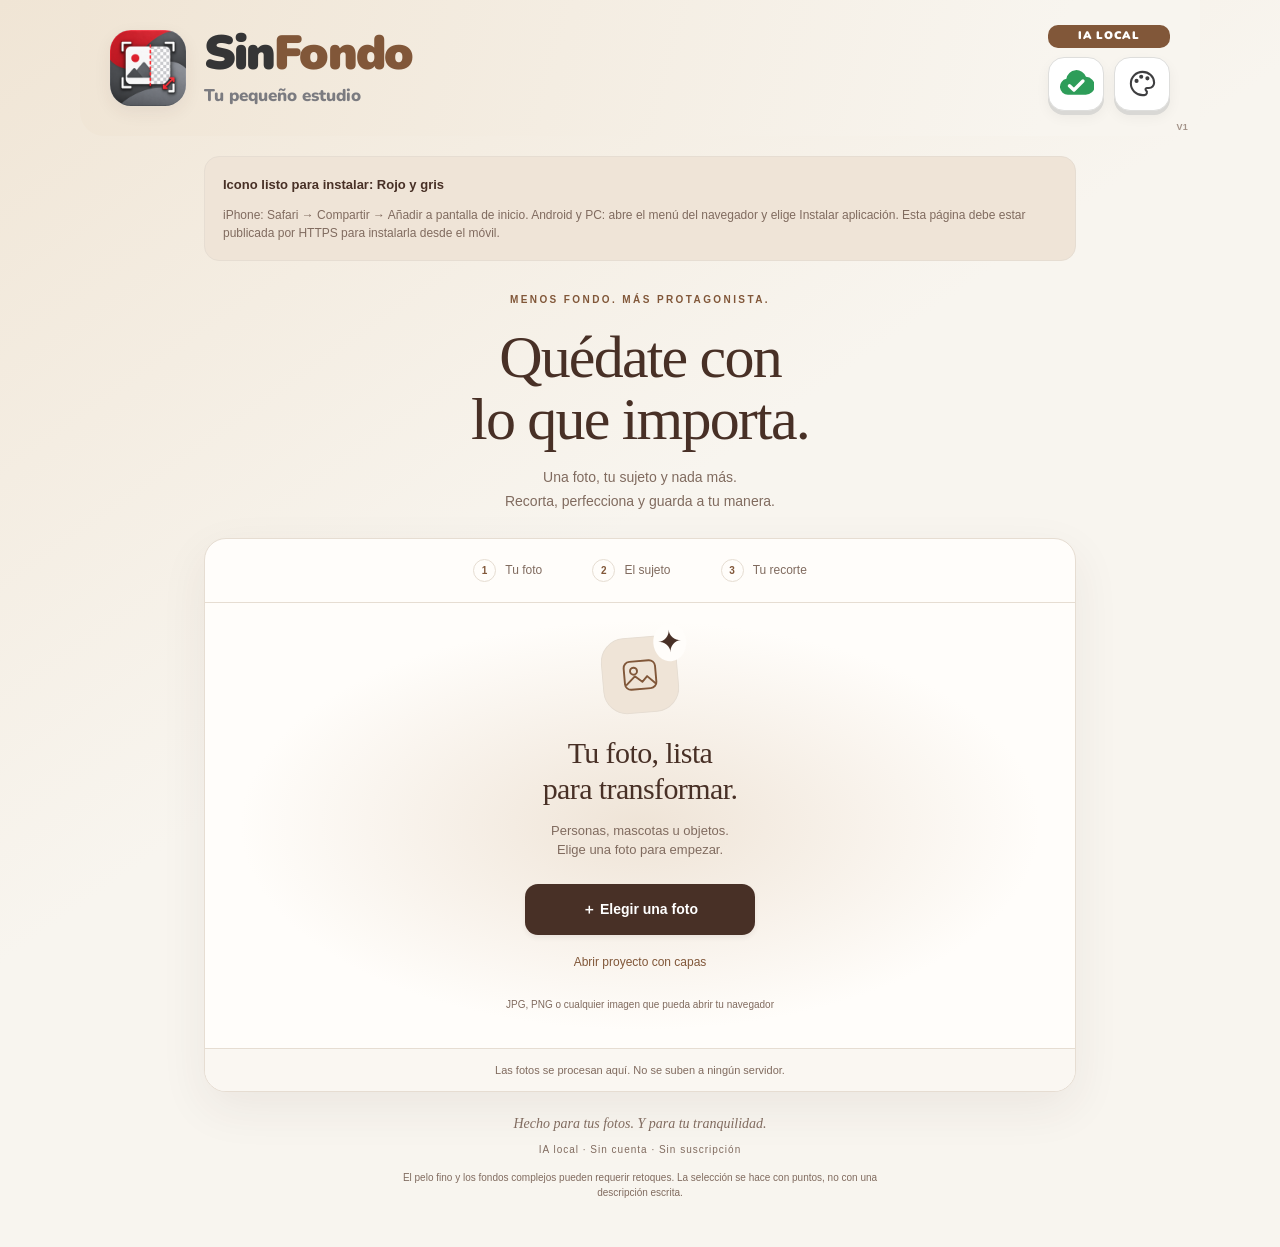
<file: install-icon-3.html>
<!doctype html>
<html lang="es"><head><meta charset="utf-8"><meta name="viewport" content="width=device-width, initial-scale=1, viewport-fit=cover"><meta name="theme-color" content="#483026"><meta name="apple-mobile-web-app-capable" content="yes"><meta name="apple-mobile-web-app-status-bar-style" content="default"><meta name="description" content="Recorta el sujeto de tus fotos, en tu dispositivo y sin conexión."><title>SinFondo · Tu pequeño estudio</title><link rel="manifest" href="manifest-icon-3.webmanifest"><link rel="apple-touch-icon" href="icon-3-180.png"><link rel="icon" href="icon-3-192.png"><link rel="stylesheet" href="style.css"></head>
<body><header class="app-header"><div class="brand"><button id="appIconBtn" class="brand-icon-button" aria-label="Elegir icono de la app" aria-haspopup="dialog"><img src="icon-3-192.png" width="76" height="76" alt="Icono de SinFondo"></button><div class="brand-copy"><span class="brand-wordmark" aria-label="SinFondo"><span class="brand-sin">Sin</span><span class="brand-fondo">Fondo</span></span><small>Tu pequeño estudio</small></div></div><div class="header-actions"><span class="local-badge">IA LOCAL</span><button id="connectionStatus" class="header-tool cloud-button" type="button" data-connection="checking" aria-label="Comprobando conexión. Ver estado y uso sin Internet" aria-haspopup="dialog" title="Comprobando conexión"><svg width="36" height="36" viewBox="0 0 40 36" aria-hidden="true"><path class="cloud-shape" d="M11 30a9 9 0 0 1-1.7-17.8A11.3 11.3 0 0 1 31.1 10a10 10 0 0 1-.6 20H11Z"/><path class="cloud-check" d="m12.7 20 5 4.7 10-10" fill="none" stroke="white" stroke-width="3.8" stroke-linecap="round" stroke-linejoin="round"/><path class="cloud-cross" d="m15 16 10 9m0-9-10 9" fill="none" stroke="white" stroke-width="3.4" stroke-linecap="round"/></svg><span id="connectionLabel" class="sr-only" aria-live="polite">Comprobando conexión</span></button><button id="paletteBtn" class="palette-button header-tool" aria-label="Elegir colores de la app" aria-haspopup="dialog"><svg width="31" height="31" viewBox="0 0 24 24" fill="none" stroke="currentColor" stroke-width="1.6" aria-hidden="true"><path d="M12 3a9 9 0 1 0 0 18h1.4a2.1 2.1 0 0 0 1.3-3.7c-.7-.6-.3-1.8.6-1.8H17a4 4 0 0 0 4-4C21 6.8 17 3 12 3Z"/><circle cx="7.4" cy="10" r=".8"/><circle cx="11" cy="6.8" r=".8"/><circle cx="15.8" cy="8" r=".8"/></svg><span class="sr-only">Colores</span></button></div><span class="app-version" aria-label="Versión 1">V1</span></header>
<dialog id="connectionDialog" aria-labelledby="connectionTitle"><div class="palette-heading"><div><span class="eyebrow">TU ESTUDIO, CONTIGO</span><h2 id="connectionTitle">Conexión y modo sin Internet</h2></div><button id="connectionClose" class="palette-close" aria-label="Cerrar estado de conexión">×</button></div><p id="connectionSummary" class="connection-summary" aria-live="polite">Comprobando conexión…</p><p id="connectionDetail"></p><div class="network-details"><span>Red</span><strong id="networkType">Comprobando…</strong><small id="networkName"></small></div><div class="connection-offline"><strong>Trabajar sin Internet</strong><p id="connectionReady" aria-live="polite"></p><section class="offline cloud-preparation"><div><strong id="offlineTitle">Prepara tu estudio sin conexión</strong><p id="offlineText">Guarda la app y la IA en este móvil una vez (unos 38 MB).</p></div><button id="offlineBtn" class="secondary">Preparar</button></section></div><p class="note">Verde: la app ha podido contactar con su web. Rojo: no hay conexión o la web no responde. La nube indica conexión; no sube ni guarda tus fotos en Internet.</p><details class="help"><summary>Instalar en el móvil y usar sin Internet <span>＋</span></summary><div><p><strong>Primera vez:</strong> abre la app desde una dirección HTTPS con Internet y pulsa «Preparar». Espera a que indique «Lista sin conexión».</p><p><strong>iPhone:</strong> en Safari, pulsa Compartir → Añadir a pantalla de inicio. Activa «Abrir como app» si aparece.</p><p><strong>Android:</strong> en Chrome, abre el menú ⋮ → Instalar aplicación o Añadir a pantalla de inicio.</p><p>Abre la app desde el icono y comprueba «Lista sin conexión». Después puedes usarla en modo avión. Si borras los datos del navegador o el sistema libera ese almacenamiento, vuelve a prepararla con Internet.</p><p>La carpeta de iCloud conserva los archivos; para instalarla en un móvil hace falta servir esos archivos por HTTPS. Abrir el HTML en Archivos no instala la app.</p></div></details><div class="palette-footer"><button id="connectionRecheck" class="secondary">Comprobar conexión</button></div></dialog>
<dialog id="appIconDialog" aria-labelledby="appIconTitle"><div class="palette-heading"><div><span class="eyebrow">ELIGE SU ESTILO</span><h2 id="appIconTitle">El icono de tu estudio.</h2></div><button id="appIconClose" class="palette-close" aria-label="Cerrar selector de iconos">×</button></div><p class="palette-description">Elige uno de tus seis diseños. El marrón es el predeterminado.</p><div id="appIconOptions" class="app-icon-grid" aria-label="Iconos disponibles"></div><p id="appIconSelection" class="icon-selection" aria-live="polite"></p><div class="icon-install-help"><strong>Usarlo en el móvil o en el ordenador</strong><p>Abre la página de instalación con el diseño elegido y añade o instala la app desde allí. Se abre en otra pestaña para conservar tu trabajo.</p><p>Si ya está instalada, el sistema puede mantener el icono anterior. Guarda tu proyecto antes de quitarla y volver a añadirla con el nuevo diseño.</p><a id="appIconInstall" class="primary icon-install-link" target="_blank" rel="noopener" href="install-icon-1.html">Preparar instalación con este icono ↗</a></div><div class="icon-downloads"><a id="appIconDownloadPng" href="icon-1-512.png" download="SinFondo-marron.png">Descargar icono PNG</a><a id="appIconDownloadIco" href="icon-1.ico" download="SinFondo-marron.ico">Icono .ICO para PC</a><button id="appIconDone" class="secondary">Listo</button></div></dialog><dialog id="paletteDialog" aria-labelledby="paletteTitle"><div class="palette-heading"><div><span class="eyebrow">A TU GUSTO</span><h2 id="paletteTitle">Dale tu color.</h2></div><button id="paletteClose" class="palette-close" aria-label="Cerrar paleta de colores">×</button></div><p class="palette-description">Elige una combinación o crea la tuya. Se guarda en este dispositivo.</p><div id="themePresets" class="theme-grid" aria-label="Combinaciones de colores"></div><div class="custom-palette"><strong>Tu propia combinación</strong><div class="custom-colors"><label>Color principal <input id="themeStart" type="color" value="#815739"></label><label>Color de fondo <input id="themeEnd" type="color" value="#f8f5ef"></label></div><p>El texto se ajusta para que siga siendo fácil de leer.</p></div><div class="palette-footer"><button id="themeReset" class="secondary">Volver al marrón</button><button id="paletteDone" class="primary">Listo</button></div></dialog>
<dialog id="replacePhotoDialog" aria-labelledby="replacePhotoTitle" aria-describedby="replacePhotoText" class="photo-dialog"><h2 id="replacePhotoTitle">Ya tienes una foto abierta</h2><p id="replacePhotoText">¿Quieres cerrarla y elegir otra? Si abres una nueva foto, perderás los cambios que no hayas guardado.</p><div class="palette-footer"><button id="replacePhotoCancel" class="secondary" autofocus>Cancelar</button><button id="replacePhotoSave" class="primary">Guardar la foto actual</button><button id="replaceProjectSave" class="secondary" hidden>Guardar proyecto con capas</button><button id="replacePhotoConfirm" class="secondary">Cerrar y elegir otra</button></div></dialog><main><aside id="iconInstallNotice" class="icon-install-notice" hidden><strong id="iconInstallTitle"></strong><p>iPhone: Safari → Compartir → Añadir a pantalla de inicio. Android y PC: abre el menú del navegador y elige Instalar aplicación. Esta página debe estar publicada por HTTPS para instalarla desde el móvil.</p></aside><section class="intro"><span class="eyebrow">MENOS FONDO. MÁS PROTAGONISTA.</span><h1>Quédate con<br>lo que importa.</h1><p>Una foto, tu sujeto y nada más.<br>Recorta, perfecciona y guarda a tu manera.</p></section>

<section class="studio" aria-label="Editor de fotos"><div class="steps"><span><b>1</b> Tu foto</span><span><b>2</b> El sujeto</span><span><b>3</b> Tu recorte</span></div>
<div id="empty" class="empty"><div class="photo-symbol" aria-hidden="true"><svg width="42" height="42" viewBox="0 0 48 48" fill="none" stroke="currentColor" stroke-width="2.2" stroke-linecap="round" stroke-linejoin="round"><rect x="6" y="8" width="36" height="32" rx="7"/><circle cx="17" cy="19" r="4"/><path d="m8 34 10-9 8 7 6-6 9 9"/></svg><span>✦</span></div><h2>Tu foto, lista<br>para transformar.</h2><p>Personas, mascotas u objetos.<br>Elige una foto para empezar.</p><label class="primary upload" for="photo" role="button" tabindex="0">＋ Elegir una foto</label><label for="projectFile" class="text-button" role="button" tabindex="0">Abrir proyecto con capas</label><small>JPG, PNG o cualquier imagen que pueda abrir tu navegador</small></div>
<input type="file" id="photo" accept="image/*" hidden><input type="file" id="projectFile" accept=".sinfondo,application/json" hidden>
<div id="editor" hidden><div class="toolbar"><label for="photo" class="text-button" role="button" tabindex="0">Cambiar foto</label><button id="clearPhoto" class="text-button">× Quitar foto</button><button id="returnOriginal" class="text-button">Volver a la foto original</button><button id="original" class="text-button" aria-pressed="false">Ver foto base</button><span id="dimensions"></span></div><div class="size-comparison"><div class="size-before"><span>ORIGINAL · ANTES</span><p id="sourceInfo"></p></div><div class="size-after"><span>RESULTADO · DESPUÉS</span><p id="currentInfo" aria-live="polite"></p></div></div><div class="view-tools" aria-label="Zoom y navegación"><button id="zoomOut" class="secondary" aria-label="Reducir zoom">−</button><output id="zoomLevel" aria-live="polite">100 %</output><button id="zoomIn" class="secondary" aria-label="Ampliar zoom">＋</button><button id="zoomFit" class="secondary">Encajar imagen</button><span>Dos dedos: ampliar y mover</span></div><div class="viewport" id="viewport"><div class="canvas-wrap" id="canvasWrap"><canvas id="canvas" aria-label="Foto: toca el sujeto que quieras conservar"></canvas><canvas id="overlay" aria-label="Selecciona el sujeto o retoca con el pincel"></canvas></div></div>
<div class="controls"><p id="hint">Conservar: marca lo que quieres mantener. Excluir: marca lo que quieres eliminar.</p><div class="segmented" aria-label="Modo de selección"><button data-mode="keep" class="selected" aria-pressed="true">＋ Conservar</button><button data-mode="exclude" aria-pressed="false">− Excluir</button><button data-mode="restore" aria-pressed="false" disabled>Restaurar</button><button data-mode="erase" aria-pressed="false" disabled>Borrar</button><button data-mode="lasso" aria-pressed="false">Lazo magnético</button><button data-mode="move" aria-pressed="false">✥ Mover</button></div><div id="brushControls" hidden><label>Grosor del pincel <input id="brush" type="range" min="1" max="120" value="24"><output id="brushSize">24 px</output></label></div>
<div id="lassoControls" hidden><label class="magnet-option"><input id="magnetic" type="checkbox" checked> Ajustar a los bordes</label><div class="lasso-actions"><button id="lassoKeep" class="secondary" disabled>Conservar dentro del lazo</button><button id="lassoDelete" class="secondary" disabled>Borrar dentro del lazo</button><button id="lassoClear" class="text-button" disabled>Quitar lazo</button></div><p>Marca el contorno con toques. Arrastra los puntos para ajustarlos; toca una línea para insertar otro punto. La acción cierra el lazo.</p></div><div class="action-row"><button id="undo" class="secondary" disabled>↶ Deshacer</button><button id="redo" class="secondary" disabled>↷ Rehacer</button><button id="clear" class="secondary" title="Reinicia la selección y el recorte del fondo; conserva lienzo y capas">Reiniciar</button><button id="remove" class="primary" disabled>Quitar fondo ✦</button><button id="deleteSelected" class="secondary delete-action" disabled>Eliminar lo señalado</button></div>
<div id="resultControls" hidden><div class="result-row"><label id="candidateControl">Recorte <select id="candidate"><option value="0">Opción 1</option><option value="1">Opción 2</option><option value="2">Opción 3</option></select></label><label id="featherControl">Borde suave <input id="feather" type="range" min="0" max="3" step="0.25" value="0.5"></label></div><details class="geometry-panel"><summary>Recortar, ampliar y dimensiones <span>＋</span></summary><div class="geometry-actions"><button id="trimEmpty" class="secondary">Recortar márgenes vacíos</button><button id="startCrop" class="secondary">Recorte manual</button></div><div id="cropControls" hidden><p>Arrastra las esquinas para ajustar el recorte o mueve el rectángulo.</p><output id="cropInfo"></output><div class="geometry-actions"><button id="applyCrop" class="primary">Aplicar recorte</button><button id="cancelCrop" class="secondary">Cancelar recorte</button></div></div><p class="small-note">Lienzo: añade espacio alrededor. Escalar también la foto: cambia su tamaño.</p><div class="dimension-fields"><label>Ancho (cm)<input id="canvasWidthCm" type="number" min="0.01" step="0.01" inputmode="decimal"></label><label>Alto (cm)<input id="canvasHeightCm" type="number" min="0.01" step="0.01" inputmode="decimal"></label><label>Resolución (ppp)<input id="outputDpi" type="number" min="36" max="1200" step="1" value="300" inputmode="numeric"></label></div><div class="size-options"><label><input id="sizeLock" type="checkbox" checked> Mantener proporciones</label><label><input id="scalePhoto" type="checkbox"> Escalar también la foto</label></div><label class="anchor-label">Colocar la foto <select id="canvasAnchor"><option value="center">En el centro</option><option value="left">A la izquierda</option><option value="right">A la derecha</option><option value="top">Arriba</option><option value="bottom">Abajo</option><option value="top-left">Arriba a la izquierda</option><option value="top-right">Arriba a la derecha</option><option value="bottom-left">Abajo a la izquierda</option><option value="bottom-right">Abajo a la derecha</option></select></label><div class="geometry-actions"><button id="addSpace" class="secondary">Añadir un 20 % de espacio</button><button id="applySize" class="primary">Aplicar tamaño</button></div><p class="small-note">El peso de después se recalcula al aplicar. Máximo 4096 px por lado y 8,4 millones de píxeles en total.</p></details><details class="layers-panel" id="layersPanel"><summary>Capas: pegar y colocar <span>＋</span></summary><div class="geometry-actions"><button id="pasteLayer" class="secondary">Pegar del portapapeles</button><label class="secondary layer-file-label" for="layerFile" role="button" tabindex="0">Añadir imagen</label></div><input id="layerFile" type="file" accept="image/*" hidden><p class="small-note">También puedes pegar con Ctrl/Cmd + V. En móvil, si el portapapeles no lo permite, usa Añadir imagen. Los pinceles y la IA editan la foto base.</p><div id="layerList"></div><div id="layerControls" hidden><div class="dimension-fields"><label>Ancho de capa (cm)<input id="layerWidthCm" type="number" min="0.01" step="0.01" inputmode="decimal"></label><label>Alto de capa (cm)<input id="layerHeightCm" type="number" min="0.01" step="0.01" inputmode="decimal"></label></div><label class="magnet-option"><input id="layerLock" type="checkbox" checked> Mantener proporciones</label><div class="geometry-actions"><button id="layerApplySize" class="secondary">Aplicar tamaño de capa</button><button id="layerDelete" class="secondary">Quitar capa</button><button id="layerDone" class="primary">OK · Dejar colocada</button></div></div><div class="project-actions"><button id="saveProject" class="secondary">Guardar proyecto con capas</button><label class="text-button" for="projectFile" role="button" tabindex="0">Abrir proyecto</label></div><p class="small-note">PNG y JPG unen las capas. Guarda un proyecto .sinfondo para volver a editarlas otro día.</p></details><div class="format-controls"><label>Formato <select id="exportFormat"><option value="png">PNG · con transparencia</option><option value="jpg">JPG · fondo blanco</option></select></label><label id="jpegQualityControl" hidden>Calidad JPG <input id="jpegQuality" type="range" min="60" max="100" value="92"><output id="jpegQualityValue">92 %</output></label></div><output id="exportInfo" class="export-info" aria-live="polite"></output><div class="export"><div><span class="field-title">FONDO DE EXPORTACIÓN</span><div class="segmented"><button data-bg="transparent" class="selected" aria-pressed="true"><i class="checker"></i>Transparente</button><button data-bg="white" aria-pressed="false"><i class="white"></i>Blanco</button></div></div><button id="save" class="primary">Guardar PNG ↓</button></div><p id="exportNote" class="note">PNG conserva la transparencia si la eliges. JPG rellena los huecos de blanco. El peso corresponde al formato y la calidad seleccionados.</p></div></div></div>
<div id="status" role="status" aria-live="polite">Las fotos se procesan aquí. No se suben a ningún servidor.</div></section>

<footer>Hecho para tus fotos. Y para tu tranquilidad.<small>IA local · Sin cuenta · Sin suscripción</small><p>El pelo fino y los fondos complejos pueden requerir retoques. La selección se hace con puntos, no con una descripción escrita.</p></footer></main><script type="module" src="app.js"></script></body></html>
</file>
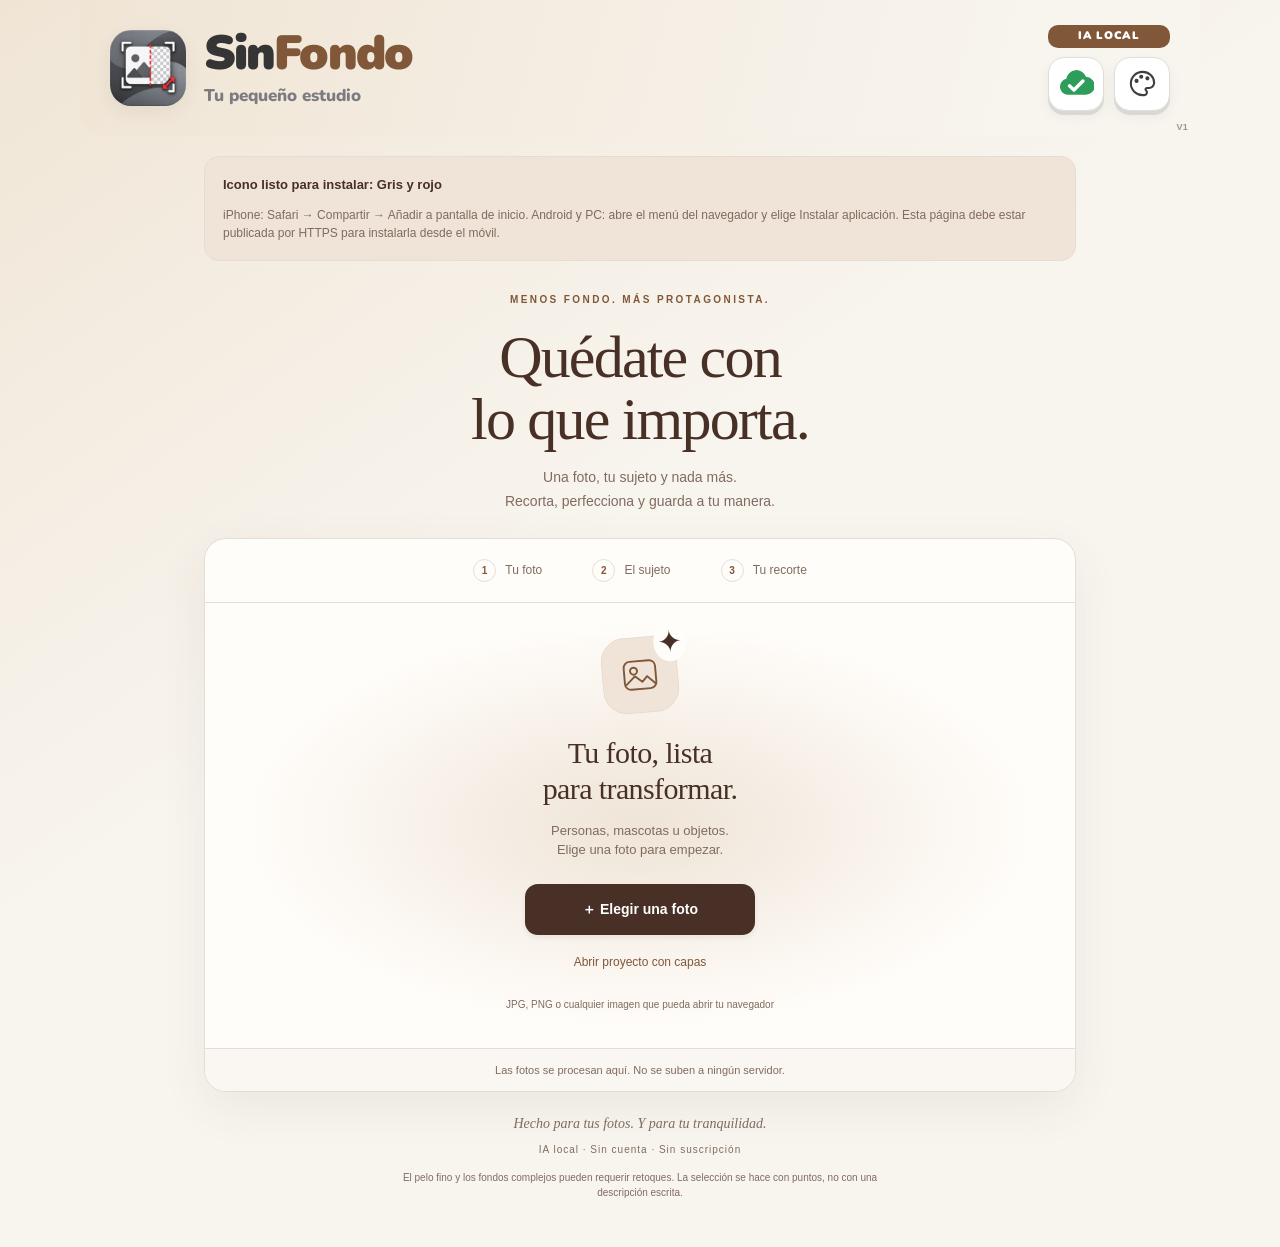
<file: install-icon-4.html>
<!doctype html>
<html lang="es"><head><meta charset="utf-8"><meta name="viewport" content="width=device-width, initial-scale=1, viewport-fit=cover"><meta name="theme-color" content="#483026"><meta name="apple-mobile-web-app-capable" content="yes"><meta name="apple-mobile-web-app-status-bar-style" content="default"><meta name="description" content="Recorta el sujeto de tus fotos, en tu dispositivo y sin conexión."><title>SinFondo · Tu pequeño estudio</title><link rel="manifest" href="manifest-icon-4.webmanifest"><link rel="apple-touch-icon" href="icon-4-180.png"><link rel="icon" href="icon-4-192.png"><link rel="stylesheet" href="style.css"></head>
<body><header class="app-header"><div class="brand"><button id="appIconBtn" class="brand-icon-button" aria-label="Elegir icono de la app" aria-haspopup="dialog"><img src="icon-4-192.png" width="76" height="76" alt="Icono de SinFondo"></button><div class="brand-copy"><span class="brand-wordmark" aria-label="SinFondo"><span class="brand-sin">Sin</span><span class="brand-fondo">Fondo</span></span><small>Tu pequeño estudio</small></div></div><div class="header-actions"><span class="local-badge">IA LOCAL</span><button id="connectionStatus" class="header-tool cloud-button" type="button" data-connection="checking" aria-label="Comprobando conexión. Ver estado y uso sin Internet" aria-haspopup="dialog" title="Comprobando conexión"><svg width="36" height="36" viewBox="0 0 40 36" aria-hidden="true"><path class="cloud-shape" d="M11 30a9 9 0 0 1-1.7-17.8A11.3 11.3 0 0 1 31.1 10a10 10 0 0 1-.6 20H11Z"/><path class="cloud-check" d="m12.7 20 5 4.7 10-10" fill="none" stroke="white" stroke-width="3.8" stroke-linecap="round" stroke-linejoin="round"/><path class="cloud-cross" d="m15 16 10 9m0-9-10 9" fill="none" stroke="white" stroke-width="3.4" stroke-linecap="round"/></svg><span id="connectionLabel" class="sr-only" aria-live="polite">Comprobando conexión</span></button><button id="paletteBtn" class="palette-button header-tool" aria-label="Elegir colores de la app" aria-haspopup="dialog"><svg width="31" height="31" viewBox="0 0 24 24" fill="none" stroke="currentColor" stroke-width="1.6" aria-hidden="true"><path d="M12 3a9 9 0 1 0 0 18h1.4a2.1 2.1 0 0 0 1.3-3.7c-.7-.6-.3-1.8.6-1.8H17a4 4 0 0 0 4-4C21 6.8 17 3 12 3Z"/><circle cx="7.4" cy="10" r=".8"/><circle cx="11" cy="6.8" r=".8"/><circle cx="15.8" cy="8" r=".8"/></svg><span class="sr-only">Colores</span></button></div><span class="app-version" aria-label="Versión 1">V1</span></header>
<dialog id="connectionDialog" aria-labelledby="connectionTitle"><div class="palette-heading"><div><span class="eyebrow">TU ESTUDIO, CONTIGO</span><h2 id="connectionTitle">Conexión y modo sin Internet</h2></div><button id="connectionClose" class="palette-close" aria-label="Cerrar estado de conexión">×</button></div><p id="connectionSummary" class="connection-summary" aria-live="polite">Comprobando conexión…</p><p id="connectionDetail"></p><div class="network-details"><span>Red</span><strong id="networkType">Comprobando…</strong><small id="networkName"></small></div><div class="connection-offline"><strong>Trabajar sin Internet</strong><p id="connectionReady" aria-live="polite"></p><section class="offline cloud-preparation"><div><strong id="offlineTitle">Prepara tu estudio sin conexión</strong><p id="offlineText">Guarda la app y la IA en este móvil una vez (unos 38 MB).</p></div><button id="offlineBtn" class="secondary">Preparar</button></section></div><p class="note">Verde: la app ha podido contactar con su web. Rojo: no hay conexión o la web no responde. La nube indica conexión; no sube ni guarda tus fotos en Internet.</p><details class="help"><summary>Instalar en el móvil y usar sin Internet <span>＋</span></summary><div><p><strong>Primera vez:</strong> abre la app desde una dirección HTTPS con Internet y pulsa «Preparar». Espera a que indique «Lista sin conexión».</p><p><strong>iPhone:</strong> en Safari, pulsa Compartir → Añadir a pantalla de inicio. Activa «Abrir como app» si aparece.</p><p><strong>Android:</strong> en Chrome, abre el menú ⋮ → Instalar aplicación o Añadir a pantalla de inicio.</p><p>Abre la app desde el icono y comprueba «Lista sin conexión». Después puedes usarla en modo avión. Si borras los datos del navegador o el sistema libera ese almacenamiento, vuelve a prepararla con Internet.</p><p>La carpeta de iCloud conserva los archivos; para instalarla en un móvil hace falta servir esos archivos por HTTPS. Abrir el HTML en Archivos no instala la app.</p></div></details><div class="palette-footer"><button id="connectionRecheck" class="secondary">Comprobar conexión</button></div></dialog>
<dialog id="appIconDialog" aria-labelledby="appIconTitle"><div class="palette-heading"><div><span class="eyebrow">ELIGE SU ESTILO</span><h2 id="appIconTitle">El icono de tu estudio.</h2></div><button id="appIconClose" class="palette-close" aria-label="Cerrar selector de iconos">×</button></div><p class="palette-description">Elige uno de tus seis diseños. El marrón es el predeterminado.</p><div id="appIconOptions" class="app-icon-grid" aria-label="Iconos disponibles"></div><p id="appIconSelection" class="icon-selection" aria-live="polite"></p><div class="icon-install-help"><strong>Usarlo en el móvil o en el ordenador</strong><p>Abre la página de instalación con el diseño elegido y añade o instala la app desde allí. Se abre en otra pestaña para conservar tu trabajo.</p><p>Si ya está instalada, el sistema puede mantener el icono anterior. Guarda tu proyecto antes de quitarla y volver a añadirla con el nuevo diseño.</p><a id="appIconInstall" class="primary icon-install-link" target="_blank" rel="noopener" href="install-icon-1.html">Preparar instalación con este icono ↗</a></div><div class="icon-downloads"><a id="appIconDownloadPng" href="icon-1-512.png" download="SinFondo-marron.png">Descargar icono PNG</a><a id="appIconDownloadIco" href="icon-1.ico" download="SinFondo-marron.ico">Icono .ICO para PC</a><button id="appIconDone" class="secondary">Listo</button></div></dialog><dialog id="paletteDialog" aria-labelledby="paletteTitle"><div class="palette-heading"><div><span class="eyebrow">A TU GUSTO</span><h2 id="paletteTitle">Dale tu color.</h2></div><button id="paletteClose" class="palette-close" aria-label="Cerrar paleta de colores">×</button></div><p class="palette-description">Elige una combinación o crea la tuya. Se guarda en este dispositivo.</p><div id="themePresets" class="theme-grid" aria-label="Combinaciones de colores"></div><div class="custom-palette"><strong>Tu propia combinación</strong><div class="custom-colors"><label>Color principal <input id="themeStart" type="color" value="#815739"></label><label>Color de fondo <input id="themeEnd" type="color" value="#f8f5ef"></label></div><p>El texto se ajusta para que siga siendo fácil de leer.</p></div><div class="palette-footer"><button id="themeReset" class="secondary">Volver al marrón</button><button id="paletteDone" class="primary">Listo</button></div></dialog>
<dialog id="replacePhotoDialog" aria-labelledby="replacePhotoTitle" aria-describedby="replacePhotoText" class="photo-dialog"><h2 id="replacePhotoTitle">Ya tienes una foto abierta</h2><p id="replacePhotoText">¿Quieres cerrarla y elegir otra? Si abres una nueva foto, perderás los cambios que no hayas guardado.</p><div class="palette-footer"><button id="replacePhotoCancel" class="secondary" autofocus>Cancelar</button><button id="replacePhotoSave" class="primary">Guardar la foto actual</button><button id="replaceProjectSave" class="secondary" hidden>Guardar proyecto con capas</button><button id="replacePhotoConfirm" class="secondary">Cerrar y elegir otra</button></div></dialog><main><aside id="iconInstallNotice" class="icon-install-notice" hidden><strong id="iconInstallTitle"></strong><p>iPhone: Safari → Compartir → Añadir a pantalla de inicio. Android y PC: abre el menú del navegador y elige Instalar aplicación. Esta página debe estar publicada por HTTPS para instalarla desde el móvil.</p></aside><section class="intro"><span class="eyebrow">MENOS FONDO. MÁS PROTAGONISTA.</span><h1>Quédate con<br>lo que importa.</h1><p>Una foto, tu sujeto y nada más.<br>Recorta, perfecciona y guarda a tu manera.</p></section>

<section class="studio" aria-label="Editor de fotos"><div class="steps"><span><b>1</b> Tu foto</span><span><b>2</b> El sujeto</span><span><b>3</b> Tu recorte</span></div>
<div id="empty" class="empty"><div class="photo-symbol" aria-hidden="true"><svg width="42" height="42" viewBox="0 0 48 48" fill="none" stroke="currentColor" stroke-width="2.2" stroke-linecap="round" stroke-linejoin="round"><rect x="6" y="8" width="36" height="32" rx="7"/><circle cx="17" cy="19" r="4"/><path d="m8 34 10-9 8 7 6-6 9 9"/></svg><span>✦</span></div><h2>Tu foto, lista<br>para transformar.</h2><p>Personas, mascotas u objetos.<br>Elige una foto para empezar.</p><label class="primary upload" for="photo" role="button" tabindex="0">＋ Elegir una foto</label><label for="projectFile" class="text-button" role="button" tabindex="0">Abrir proyecto con capas</label><small>JPG, PNG o cualquier imagen que pueda abrir tu navegador</small></div>
<input type="file" id="photo" accept="image/*" hidden><input type="file" id="projectFile" accept=".sinfondo,application/json" hidden>
<div id="editor" hidden><div class="toolbar"><label for="photo" class="text-button" role="button" tabindex="0">Cambiar foto</label><button id="clearPhoto" class="text-button">× Quitar foto</button><button id="returnOriginal" class="text-button">Volver a la foto original</button><button id="original" class="text-button" aria-pressed="false">Ver foto base</button><span id="dimensions"></span></div><div class="size-comparison"><div class="size-before"><span>ORIGINAL · ANTES</span><p id="sourceInfo"></p></div><div class="size-after"><span>RESULTADO · DESPUÉS</span><p id="currentInfo" aria-live="polite"></p></div></div><div class="view-tools" aria-label="Zoom y navegación"><button id="zoomOut" class="secondary" aria-label="Reducir zoom">−</button><output id="zoomLevel" aria-live="polite">100 %</output><button id="zoomIn" class="secondary" aria-label="Ampliar zoom">＋</button><button id="zoomFit" class="secondary">Encajar imagen</button><span>Dos dedos: ampliar y mover</span></div><div class="viewport" id="viewport"><div class="canvas-wrap" id="canvasWrap"><canvas id="canvas" aria-label="Foto: toca el sujeto que quieras conservar"></canvas><canvas id="overlay" aria-label="Selecciona el sujeto o retoca con el pincel"></canvas></div></div>
<div class="controls"><p id="hint">Conservar: marca lo que quieres mantener. Excluir: marca lo que quieres eliminar.</p><div class="segmented" aria-label="Modo de selección"><button data-mode="keep" class="selected" aria-pressed="true">＋ Conservar</button><button data-mode="exclude" aria-pressed="false">− Excluir</button><button data-mode="restore" aria-pressed="false" disabled>Restaurar</button><button data-mode="erase" aria-pressed="false" disabled>Borrar</button><button data-mode="lasso" aria-pressed="false">Lazo magnético</button><button data-mode="move" aria-pressed="false">✥ Mover</button></div><div id="brushControls" hidden><label>Grosor del pincel <input id="brush" type="range" min="1" max="120" value="24"><output id="brushSize">24 px</output></label></div>
<div id="lassoControls" hidden><label class="magnet-option"><input id="magnetic" type="checkbox" checked> Ajustar a los bordes</label><div class="lasso-actions"><button id="lassoKeep" class="secondary" disabled>Conservar dentro del lazo</button><button id="lassoDelete" class="secondary" disabled>Borrar dentro del lazo</button><button id="lassoClear" class="text-button" disabled>Quitar lazo</button></div><p>Marca el contorno con toques. Arrastra los puntos para ajustarlos; toca una línea para insertar otro punto. La acción cierra el lazo.</p></div><div class="action-row"><button id="undo" class="secondary" disabled>↶ Deshacer</button><button id="redo" class="secondary" disabled>↷ Rehacer</button><button id="clear" class="secondary" title="Reinicia la selección y el recorte del fondo; conserva lienzo y capas">Reiniciar</button><button id="remove" class="primary" disabled>Quitar fondo ✦</button><button id="deleteSelected" class="secondary delete-action" disabled>Eliminar lo señalado</button></div>
<div id="resultControls" hidden><div class="result-row"><label id="candidateControl">Recorte <select id="candidate"><option value="0">Opción 1</option><option value="1">Opción 2</option><option value="2">Opción 3</option></select></label><label id="featherControl">Borde suave <input id="feather" type="range" min="0" max="3" step="0.25" value="0.5"></label></div><details class="geometry-panel"><summary>Recortar, ampliar y dimensiones <span>＋</span></summary><div class="geometry-actions"><button id="trimEmpty" class="secondary">Recortar márgenes vacíos</button><button id="startCrop" class="secondary">Recorte manual</button></div><div id="cropControls" hidden><p>Arrastra las esquinas para ajustar el recorte o mueve el rectángulo.</p><output id="cropInfo"></output><div class="geometry-actions"><button id="applyCrop" class="primary">Aplicar recorte</button><button id="cancelCrop" class="secondary">Cancelar recorte</button></div></div><p class="small-note">Lienzo: añade espacio alrededor. Escalar también la foto: cambia su tamaño.</p><div class="dimension-fields"><label>Ancho (cm)<input id="canvasWidthCm" type="number" min="0.01" step="0.01" inputmode="decimal"></label><label>Alto (cm)<input id="canvasHeightCm" type="number" min="0.01" step="0.01" inputmode="decimal"></label><label>Resolución (ppp)<input id="outputDpi" type="number" min="36" max="1200" step="1" value="300" inputmode="numeric"></label></div><div class="size-options"><label><input id="sizeLock" type="checkbox" checked> Mantener proporciones</label><label><input id="scalePhoto" type="checkbox"> Escalar también la foto</label></div><label class="anchor-label">Colocar la foto <select id="canvasAnchor"><option value="center">En el centro</option><option value="left">A la izquierda</option><option value="right">A la derecha</option><option value="top">Arriba</option><option value="bottom">Abajo</option><option value="top-left">Arriba a la izquierda</option><option value="top-right">Arriba a la derecha</option><option value="bottom-left">Abajo a la izquierda</option><option value="bottom-right">Abajo a la derecha</option></select></label><div class="geometry-actions"><button id="addSpace" class="secondary">Añadir un 20 % de espacio</button><button id="applySize" class="primary">Aplicar tamaño</button></div><p class="small-note">El peso de después se recalcula al aplicar. Máximo 4096 px por lado y 8,4 millones de píxeles en total.</p></details><details class="layers-panel" id="layersPanel"><summary>Capas: pegar y colocar <span>＋</span></summary><div class="geometry-actions"><button id="pasteLayer" class="secondary">Pegar del portapapeles</button><label class="secondary layer-file-label" for="layerFile" role="button" tabindex="0">Añadir imagen</label></div><input id="layerFile" type="file" accept="image/*" hidden><p class="small-note">También puedes pegar con Ctrl/Cmd + V. En móvil, si el portapapeles no lo permite, usa Añadir imagen. Los pinceles y la IA editan la foto base.</p><div id="layerList"></div><div id="layerControls" hidden><div class="dimension-fields"><label>Ancho de capa (cm)<input id="layerWidthCm" type="number" min="0.01" step="0.01" inputmode="decimal"></label><label>Alto de capa (cm)<input id="layerHeightCm" type="number" min="0.01" step="0.01" inputmode="decimal"></label></div><label class="magnet-option"><input id="layerLock" type="checkbox" checked> Mantener proporciones</label><div class="geometry-actions"><button id="layerApplySize" class="secondary">Aplicar tamaño de capa</button><button id="layerDelete" class="secondary">Quitar capa</button><button id="layerDone" class="primary">OK · Dejar colocada</button></div></div><div class="project-actions"><button id="saveProject" class="secondary">Guardar proyecto con capas</button><label class="text-button" for="projectFile" role="button" tabindex="0">Abrir proyecto</label></div><p class="small-note">PNG y JPG unen las capas. Guarda un proyecto .sinfondo para volver a editarlas otro día.</p></details><div class="format-controls"><label>Formato <select id="exportFormat"><option value="png">PNG · con transparencia</option><option value="jpg">JPG · fondo blanco</option></select></label><label id="jpegQualityControl" hidden>Calidad JPG <input id="jpegQuality" type="range" min="60" max="100" value="92"><output id="jpegQualityValue">92 %</output></label></div><output id="exportInfo" class="export-info" aria-live="polite"></output><div class="export"><div><span class="field-title">FONDO DE EXPORTACIÓN</span><div class="segmented"><button data-bg="transparent" class="selected" aria-pressed="true"><i class="checker"></i>Transparente</button><button data-bg="white" aria-pressed="false"><i class="white"></i>Blanco</button></div></div><button id="save" class="primary">Guardar PNG ↓</button></div><p id="exportNote" class="note">PNG conserva la transparencia si la eliges. JPG rellena los huecos de blanco. El peso corresponde al formato y la calidad seleccionados.</p></div></div></div>
<div id="status" role="status" aria-live="polite">Las fotos se procesan aquí. No se suben a ningún servidor.</div></section>

<footer>Hecho para tus fotos. Y para tu tranquilidad.<small>IA local · Sin cuenta · Sin suscripción</small><p>El pelo fino y los fondos complejos pueden requerir retoques. La selección se hace con puntos, no con una descripción escrita.</p></footer></main><script type="module" src="app.js"></script></body></html>
</file>
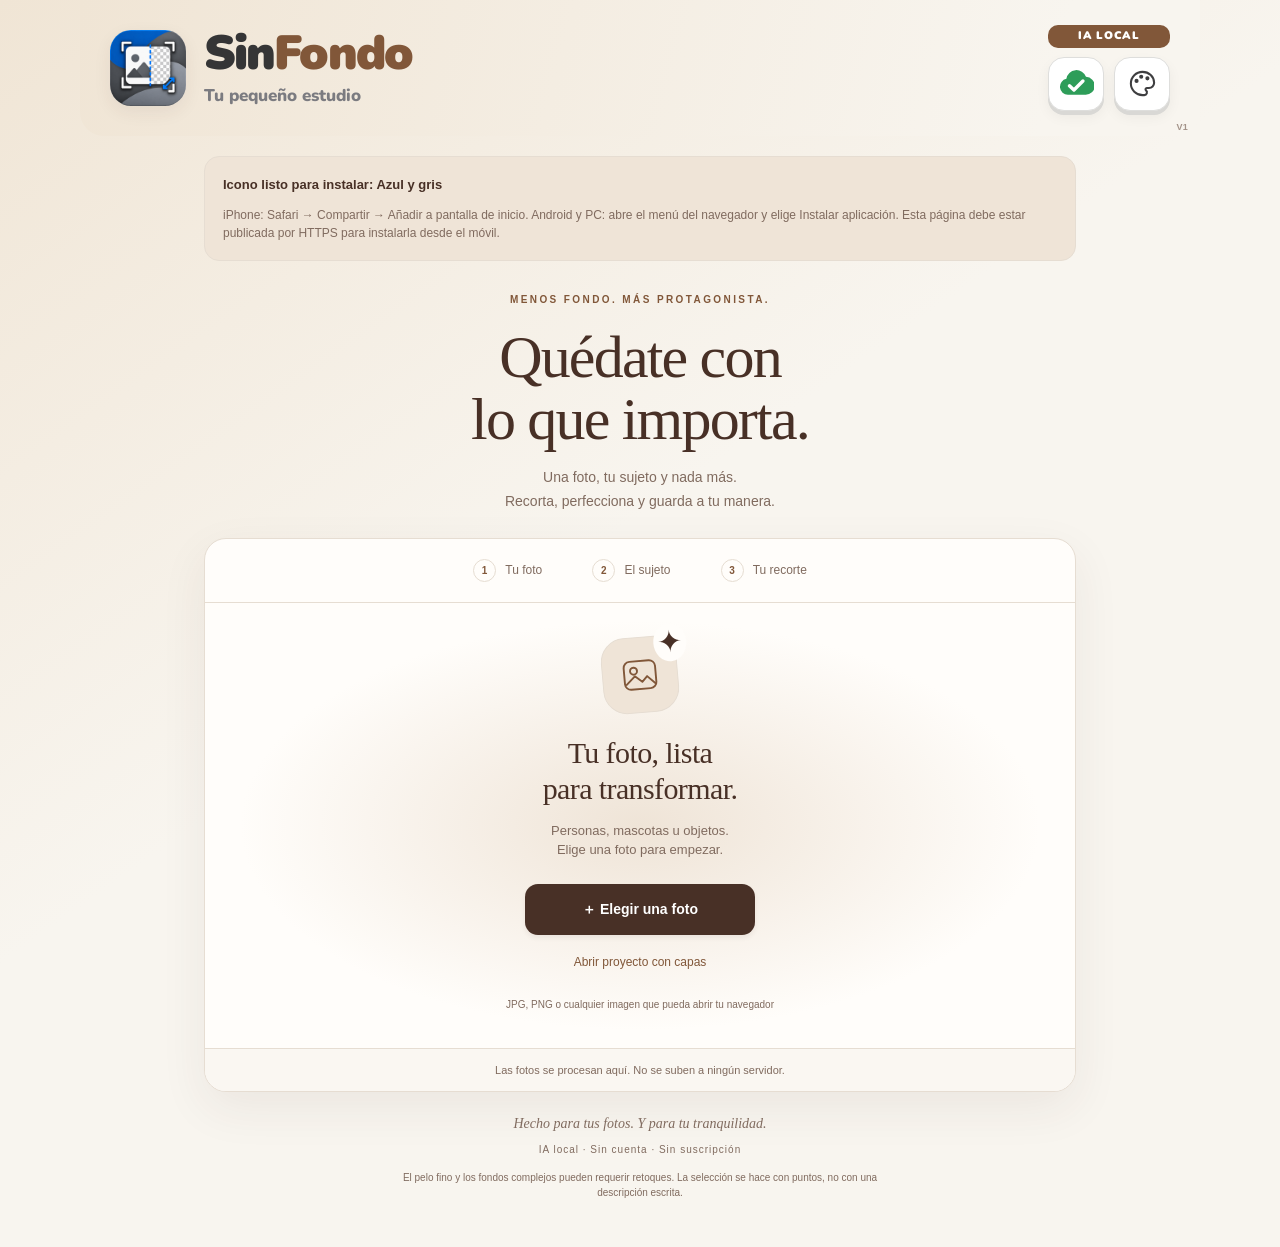
<file: install-icon-5.html>
<!doctype html>
<html lang="es"><head><meta charset="utf-8"><meta name="viewport" content="width=device-width, initial-scale=1, viewport-fit=cover"><meta name="theme-color" content="#483026"><meta name="apple-mobile-web-app-capable" content="yes"><meta name="apple-mobile-web-app-status-bar-style" content="default"><meta name="description" content="Recorta el sujeto de tus fotos, en tu dispositivo y sin conexión."><title>SinFondo · Tu pequeño estudio</title><link rel="manifest" href="manifest-icon-5.webmanifest"><link rel="apple-touch-icon" href="icon-5-180.png"><link rel="icon" href="icon-5-192.png"><link rel="stylesheet" href="style.css"></head>
<body><header class="app-header"><div class="brand"><button id="appIconBtn" class="brand-icon-button" aria-label="Elegir icono de la app" aria-haspopup="dialog"><img src="icon-5-192.png" width="76" height="76" alt="Icono de SinFondo"></button><div class="brand-copy"><span class="brand-wordmark" aria-label="SinFondo"><span class="brand-sin">Sin</span><span class="brand-fondo">Fondo</span></span><small>Tu pequeño estudio</small></div></div><div class="header-actions"><span class="local-badge">IA LOCAL</span><button id="connectionStatus" class="header-tool cloud-button" type="button" data-connection="checking" aria-label="Comprobando conexión. Ver estado y uso sin Internet" aria-haspopup="dialog" title="Comprobando conexión"><svg width="36" height="36" viewBox="0 0 40 36" aria-hidden="true"><path class="cloud-shape" d="M11 30a9 9 0 0 1-1.7-17.8A11.3 11.3 0 0 1 31.1 10a10 10 0 0 1-.6 20H11Z"/><path class="cloud-check" d="m12.7 20 5 4.7 10-10" fill="none" stroke="white" stroke-width="3.8" stroke-linecap="round" stroke-linejoin="round"/><path class="cloud-cross" d="m15 16 10 9m0-9-10 9" fill="none" stroke="white" stroke-width="3.4" stroke-linecap="round"/></svg><span id="connectionLabel" class="sr-only" aria-live="polite">Comprobando conexión</span></button><button id="paletteBtn" class="palette-button header-tool" aria-label="Elegir colores de la app" aria-haspopup="dialog"><svg width="31" height="31" viewBox="0 0 24 24" fill="none" stroke="currentColor" stroke-width="1.6" aria-hidden="true"><path d="M12 3a9 9 0 1 0 0 18h1.4a2.1 2.1 0 0 0 1.3-3.7c-.7-.6-.3-1.8.6-1.8H17a4 4 0 0 0 4-4C21 6.8 17 3 12 3Z"/><circle cx="7.4" cy="10" r=".8"/><circle cx="11" cy="6.8" r=".8"/><circle cx="15.8" cy="8" r=".8"/></svg><span class="sr-only">Colores</span></button></div><span class="app-version" aria-label="Versión 1">V1</span></header>
<dialog id="connectionDialog" aria-labelledby="connectionTitle"><div class="palette-heading"><div><span class="eyebrow">TU ESTUDIO, CONTIGO</span><h2 id="connectionTitle">Conexión y modo sin Internet</h2></div><button id="connectionClose" class="palette-close" aria-label="Cerrar estado de conexión">×</button></div><p id="connectionSummary" class="connection-summary" aria-live="polite">Comprobando conexión…</p><p id="connectionDetail"></p><div class="network-details"><span>Red</span><strong id="networkType">Comprobando…</strong><small id="networkName"></small></div><div class="connection-offline"><strong>Trabajar sin Internet</strong><p id="connectionReady" aria-live="polite"></p><section class="offline cloud-preparation"><div><strong id="offlineTitle">Prepara tu estudio sin conexión</strong><p id="offlineText">Guarda la app y la IA en este móvil una vez (unos 38 MB).</p></div><button id="offlineBtn" class="secondary">Preparar</button></section></div><p class="note">Verde: la app ha podido contactar con su web. Rojo: no hay conexión o la web no responde. La nube indica conexión; no sube ni guarda tus fotos en Internet.</p><details class="help"><summary>Instalar en el móvil y usar sin Internet <span>＋</span></summary><div><p><strong>Primera vez:</strong> abre la app desde una dirección HTTPS con Internet y pulsa «Preparar». Espera a que indique «Lista sin conexión».</p><p><strong>iPhone:</strong> en Safari, pulsa Compartir → Añadir a pantalla de inicio. Activa «Abrir como app» si aparece.</p><p><strong>Android:</strong> en Chrome, abre el menú ⋮ → Instalar aplicación o Añadir a pantalla de inicio.</p><p>Abre la app desde el icono y comprueba «Lista sin conexión». Después puedes usarla en modo avión. Si borras los datos del navegador o el sistema libera ese almacenamiento, vuelve a prepararla con Internet.</p><p>La carpeta de iCloud conserva los archivos; para instalarla en un móvil hace falta servir esos archivos por HTTPS. Abrir el HTML en Archivos no instala la app.</p></div></details><div class="palette-footer"><button id="connectionRecheck" class="secondary">Comprobar conexión</button></div></dialog>
<dialog id="appIconDialog" aria-labelledby="appIconTitle"><div class="palette-heading"><div><span class="eyebrow">ELIGE SU ESTILO</span><h2 id="appIconTitle">El icono de tu estudio.</h2></div><button id="appIconClose" class="palette-close" aria-label="Cerrar selector de iconos">×</button></div><p class="palette-description">Elige uno de tus seis diseños. El marrón es el predeterminado.</p><div id="appIconOptions" class="app-icon-grid" aria-label="Iconos disponibles"></div><p id="appIconSelection" class="icon-selection" aria-live="polite"></p><div class="icon-install-help"><strong>Usarlo en el móvil o en el ordenador</strong><p>Abre la página de instalación con el diseño elegido y añade o instala la app desde allí. Se abre en otra pestaña para conservar tu trabajo.</p><p>Si ya está instalada, el sistema puede mantener el icono anterior. Guarda tu proyecto antes de quitarla y volver a añadirla con el nuevo diseño.</p><a id="appIconInstall" class="primary icon-install-link" target="_blank" rel="noopener" href="install-icon-1.html">Preparar instalación con este icono ↗</a></div><div class="icon-downloads"><a id="appIconDownloadPng" href="icon-1-512.png" download="SinFondo-marron.png">Descargar icono PNG</a><a id="appIconDownloadIco" href="icon-1.ico" download="SinFondo-marron.ico">Icono .ICO para PC</a><button id="appIconDone" class="secondary">Listo</button></div></dialog><dialog id="paletteDialog" aria-labelledby="paletteTitle"><div class="palette-heading"><div><span class="eyebrow">A TU GUSTO</span><h2 id="paletteTitle">Dale tu color.</h2></div><button id="paletteClose" class="palette-close" aria-label="Cerrar paleta de colores">×</button></div><p class="palette-description">Elige una combinación o crea la tuya. Se guarda en este dispositivo.</p><div id="themePresets" class="theme-grid" aria-label="Combinaciones de colores"></div><div class="custom-palette"><strong>Tu propia combinación</strong><div class="custom-colors"><label>Color principal <input id="themeStart" type="color" value="#815739"></label><label>Color de fondo <input id="themeEnd" type="color" value="#f8f5ef"></label></div><p>El texto se ajusta para que siga siendo fácil de leer.</p></div><div class="palette-footer"><button id="themeReset" class="secondary">Volver al marrón</button><button id="paletteDone" class="primary">Listo</button></div></dialog>
<dialog id="replacePhotoDialog" aria-labelledby="replacePhotoTitle" aria-describedby="replacePhotoText" class="photo-dialog"><h2 id="replacePhotoTitle">Ya tienes una foto abierta</h2><p id="replacePhotoText">¿Quieres cerrarla y elegir otra? Si abres una nueva foto, perderás los cambios que no hayas guardado.</p><div class="palette-footer"><button id="replacePhotoCancel" class="secondary" autofocus>Cancelar</button><button id="replacePhotoSave" class="primary">Guardar la foto actual</button><button id="replaceProjectSave" class="secondary" hidden>Guardar proyecto con capas</button><button id="replacePhotoConfirm" class="secondary">Cerrar y elegir otra</button></div></dialog><main><aside id="iconInstallNotice" class="icon-install-notice" hidden><strong id="iconInstallTitle"></strong><p>iPhone: Safari → Compartir → Añadir a pantalla de inicio. Android y PC: abre el menú del navegador y elige Instalar aplicación. Esta página debe estar publicada por HTTPS para instalarla desde el móvil.</p></aside><section class="intro"><span class="eyebrow">MENOS FONDO. MÁS PROTAGONISTA.</span><h1>Quédate con<br>lo que importa.</h1><p>Una foto, tu sujeto y nada más.<br>Recorta, perfecciona y guarda a tu manera.</p></section>

<section class="studio" aria-label="Editor de fotos"><div class="steps"><span><b>1</b> Tu foto</span><span><b>2</b> El sujeto</span><span><b>3</b> Tu recorte</span></div>
<div id="empty" class="empty"><div class="photo-symbol" aria-hidden="true"><svg width="42" height="42" viewBox="0 0 48 48" fill="none" stroke="currentColor" stroke-width="2.2" stroke-linecap="round" stroke-linejoin="round"><rect x="6" y="8" width="36" height="32" rx="7"/><circle cx="17" cy="19" r="4"/><path d="m8 34 10-9 8 7 6-6 9 9"/></svg><span>✦</span></div><h2>Tu foto, lista<br>para transformar.</h2><p>Personas, mascotas u objetos.<br>Elige una foto para empezar.</p><label class="primary upload" for="photo" role="button" tabindex="0">＋ Elegir una foto</label><label for="projectFile" class="text-button" role="button" tabindex="0">Abrir proyecto con capas</label><small>JPG, PNG o cualquier imagen que pueda abrir tu navegador</small></div>
<input type="file" id="photo" accept="image/*" hidden><input type="file" id="projectFile" accept=".sinfondo,application/json" hidden>
<div id="editor" hidden><div class="toolbar"><label for="photo" class="text-button" role="button" tabindex="0">Cambiar foto</label><button id="clearPhoto" class="text-button">× Quitar foto</button><button id="returnOriginal" class="text-button">Volver a la foto original</button><button id="original" class="text-button" aria-pressed="false">Ver foto base</button><span id="dimensions"></span></div><div class="size-comparison"><div class="size-before"><span>ORIGINAL · ANTES</span><p id="sourceInfo"></p></div><div class="size-after"><span>RESULTADO · DESPUÉS</span><p id="currentInfo" aria-live="polite"></p></div></div><div class="view-tools" aria-label="Zoom y navegación"><button id="zoomOut" class="secondary" aria-label="Reducir zoom">−</button><output id="zoomLevel" aria-live="polite">100 %</output><button id="zoomIn" class="secondary" aria-label="Ampliar zoom">＋</button><button id="zoomFit" class="secondary">Encajar imagen</button><span>Dos dedos: ampliar y mover</span></div><div class="viewport" id="viewport"><div class="canvas-wrap" id="canvasWrap"><canvas id="canvas" aria-label="Foto: toca el sujeto que quieras conservar"></canvas><canvas id="overlay" aria-label="Selecciona el sujeto o retoca con el pincel"></canvas></div></div>
<div class="controls"><p id="hint">Conservar: marca lo que quieres mantener. Excluir: marca lo que quieres eliminar.</p><div class="segmented" aria-label="Modo de selección"><button data-mode="keep" class="selected" aria-pressed="true">＋ Conservar</button><button data-mode="exclude" aria-pressed="false">− Excluir</button><button data-mode="restore" aria-pressed="false" disabled>Restaurar</button><button data-mode="erase" aria-pressed="false" disabled>Borrar</button><button data-mode="lasso" aria-pressed="false">Lazo magnético</button><button data-mode="move" aria-pressed="false">✥ Mover</button></div><div id="brushControls" hidden><label>Grosor del pincel <input id="brush" type="range" min="1" max="120" value="24"><output id="brushSize">24 px</output></label></div>
<div id="lassoControls" hidden><label class="magnet-option"><input id="magnetic" type="checkbox" checked> Ajustar a los bordes</label><div class="lasso-actions"><button id="lassoKeep" class="secondary" disabled>Conservar dentro del lazo</button><button id="lassoDelete" class="secondary" disabled>Borrar dentro del lazo</button><button id="lassoClear" class="text-button" disabled>Quitar lazo</button></div><p>Marca el contorno con toques. Arrastra los puntos para ajustarlos; toca una línea para insertar otro punto. La acción cierra el lazo.</p></div><div class="action-row"><button id="undo" class="secondary" disabled>↶ Deshacer</button><button id="redo" class="secondary" disabled>↷ Rehacer</button><button id="clear" class="secondary" title="Reinicia la selección y el recorte del fondo; conserva lienzo y capas">Reiniciar</button><button id="remove" class="primary" disabled>Quitar fondo ✦</button><button id="deleteSelected" class="secondary delete-action" disabled>Eliminar lo señalado</button></div>
<div id="resultControls" hidden><div class="result-row"><label id="candidateControl">Recorte <select id="candidate"><option value="0">Opción 1</option><option value="1">Opción 2</option><option value="2">Opción 3</option></select></label><label id="featherControl">Borde suave <input id="feather" type="range" min="0" max="3" step="0.25" value="0.5"></label></div><details class="geometry-panel"><summary>Recortar, ampliar y dimensiones <span>＋</span></summary><div class="geometry-actions"><button id="trimEmpty" class="secondary">Recortar márgenes vacíos</button><button id="startCrop" class="secondary">Recorte manual</button></div><div id="cropControls" hidden><p>Arrastra las esquinas para ajustar el recorte o mueve el rectángulo.</p><output id="cropInfo"></output><div class="geometry-actions"><button id="applyCrop" class="primary">Aplicar recorte</button><button id="cancelCrop" class="secondary">Cancelar recorte</button></div></div><p class="small-note">Lienzo: añade espacio alrededor. Escalar también la foto: cambia su tamaño.</p><div class="dimension-fields"><label>Ancho (cm)<input id="canvasWidthCm" type="number" min="0.01" step="0.01" inputmode="decimal"></label><label>Alto (cm)<input id="canvasHeightCm" type="number" min="0.01" step="0.01" inputmode="decimal"></label><label>Resolución (ppp)<input id="outputDpi" type="number" min="36" max="1200" step="1" value="300" inputmode="numeric"></label></div><div class="size-options"><label><input id="sizeLock" type="checkbox" checked> Mantener proporciones</label><label><input id="scalePhoto" type="checkbox"> Escalar también la foto</label></div><label class="anchor-label">Colocar la foto <select id="canvasAnchor"><option value="center">En el centro</option><option value="left">A la izquierda</option><option value="right">A la derecha</option><option value="top">Arriba</option><option value="bottom">Abajo</option><option value="top-left">Arriba a la izquierda</option><option value="top-right">Arriba a la derecha</option><option value="bottom-left">Abajo a la izquierda</option><option value="bottom-right">Abajo a la derecha</option></select></label><div class="geometry-actions"><button id="addSpace" class="secondary">Añadir un 20 % de espacio</button><button id="applySize" class="primary">Aplicar tamaño</button></div><p class="small-note">El peso de después se recalcula al aplicar. Máximo 4096 px por lado y 8,4 millones de píxeles en total.</p></details><details class="layers-panel" id="layersPanel"><summary>Capas: pegar y colocar <span>＋</span></summary><div class="geometry-actions"><button id="pasteLayer" class="secondary">Pegar del portapapeles</button><label class="secondary layer-file-label" for="layerFile" role="button" tabindex="0">Añadir imagen</label></div><input id="layerFile" type="file" accept="image/*" hidden><p class="small-note">También puedes pegar con Ctrl/Cmd + V. En móvil, si el portapapeles no lo permite, usa Añadir imagen. Los pinceles y la IA editan la foto base.</p><div id="layerList"></div><div id="layerControls" hidden><div class="dimension-fields"><label>Ancho de capa (cm)<input id="layerWidthCm" type="number" min="0.01" step="0.01" inputmode="decimal"></label><label>Alto de capa (cm)<input id="layerHeightCm" type="number" min="0.01" step="0.01" inputmode="decimal"></label></div><label class="magnet-option"><input id="layerLock" type="checkbox" checked> Mantener proporciones</label><div class="geometry-actions"><button id="layerApplySize" class="secondary">Aplicar tamaño de capa</button><button id="layerDelete" class="secondary">Quitar capa</button><button id="layerDone" class="primary">OK · Dejar colocada</button></div></div><div class="project-actions"><button id="saveProject" class="secondary">Guardar proyecto con capas</button><label class="text-button" for="projectFile" role="button" tabindex="0">Abrir proyecto</label></div><p class="small-note">PNG y JPG unen las capas. Guarda un proyecto .sinfondo para volver a editarlas otro día.</p></details><div class="format-controls"><label>Formato <select id="exportFormat"><option value="png">PNG · con transparencia</option><option value="jpg">JPG · fondo blanco</option></select></label><label id="jpegQualityControl" hidden>Calidad JPG <input id="jpegQuality" type="range" min="60" max="100" value="92"><output id="jpegQualityValue">92 %</output></label></div><output id="exportInfo" class="export-info" aria-live="polite"></output><div class="export"><div><span class="field-title">FONDO DE EXPORTACIÓN</span><div class="segmented"><button data-bg="transparent" class="selected" aria-pressed="true"><i class="checker"></i>Transparente</button><button data-bg="white" aria-pressed="false"><i class="white"></i>Blanco</button></div></div><button id="save" class="primary">Guardar PNG ↓</button></div><p id="exportNote" class="note">PNG conserva la transparencia si la eliges. JPG rellena los huecos de blanco. El peso corresponde al formato y la calidad seleccionados.</p></div></div></div>
<div id="status" role="status" aria-live="polite">Las fotos se procesan aquí. No se suben a ningún servidor.</div></section>

<footer>Hecho para tus fotos. Y para tu tranquilidad.<small>IA local · Sin cuenta · Sin suscripción</small><p>El pelo fino y los fondos complejos pueden requerir retoques. La selección se hace con puntos, no con una descripción escrita.</p></footer></main><script type="module" src="app.js"></script></body></html>
</file>
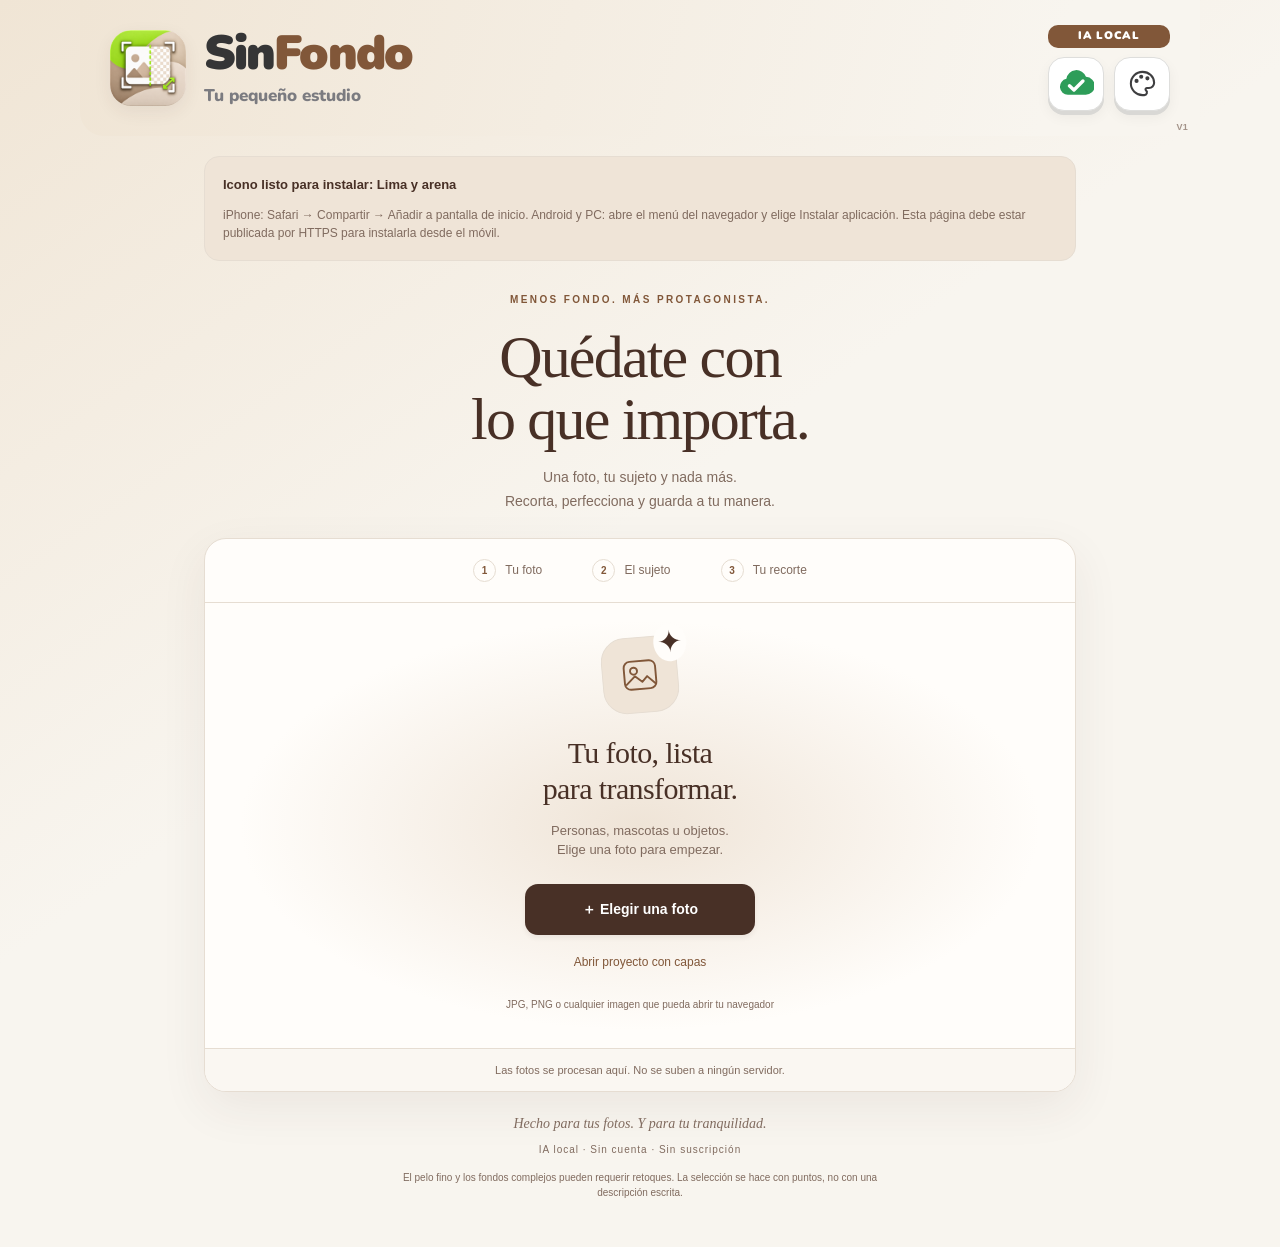
<file: install-icon-6.html>
<!doctype html>
<html lang="es"><head><meta charset="utf-8"><meta name="viewport" content="width=device-width, initial-scale=1, viewport-fit=cover"><meta name="theme-color" content="#483026"><meta name="apple-mobile-web-app-capable" content="yes"><meta name="apple-mobile-web-app-status-bar-style" content="default"><meta name="description" content="Recorta el sujeto de tus fotos, en tu dispositivo y sin conexión."><title>SinFondo · Tu pequeño estudio</title><link rel="manifest" href="manifest-icon-6.webmanifest"><link rel="apple-touch-icon" href="icon-6-180.png"><link rel="icon" href="icon-6-192.png"><link rel="stylesheet" href="style.css"></head>
<body><header class="app-header"><div class="brand"><button id="appIconBtn" class="brand-icon-button" aria-label="Elegir icono de la app" aria-haspopup="dialog"><img src="icon-6-192.png" width="76" height="76" alt="Icono de SinFondo"></button><div class="brand-copy"><span class="brand-wordmark" aria-label="SinFondo"><span class="brand-sin">Sin</span><span class="brand-fondo">Fondo</span></span><small>Tu pequeño estudio</small></div></div><div class="header-actions"><span class="local-badge">IA LOCAL</span><button id="connectionStatus" class="header-tool cloud-button" type="button" data-connection="checking" aria-label="Comprobando conexión. Ver estado y uso sin Internet" aria-haspopup="dialog" title="Comprobando conexión"><svg width="36" height="36" viewBox="0 0 40 36" aria-hidden="true"><path class="cloud-shape" d="M11 30a9 9 0 0 1-1.7-17.8A11.3 11.3 0 0 1 31.1 10a10 10 0 0 1-.6 20H11Z"/><path class="cloud-check" d="m12.7 20 5 4.7 10-10" fill="none" stroke="white" stroke-width="3.8" stroke-linecap="round" stroke-linejoin="round"/><path class="cloud-cross" d="m15 16 10 9m0-9-10 9" fill="none" stroke="white" stroke-width="3.4" stroke-linecap="round"/></svg><span id="connectionLabel" class="sr-only" aria-live="polite">Comprobando conexión</span></button><button id="paletteBtn" class="palette-button header-tool" aria-label="Elegir colores de la app" aria-haspopup="dialog"><svg width="31" height="31" viewBox="0 0 24 24" fill="none" stroke="currentColor" stroke-width="1.6" aria-hidden="true"><path d="M12 3a9 9 0 1 0 0 18h1.4a2.1 2.1 0 0 0 1.3-3.7c-.7-.6-.3-1.8.6-1.8H17a4 4 0 0 0 4-4C21 6.8 17 3 12 3Z"/><circle cx="7.4" cy="10" r=".8"/><circle cx="11" cy="6.8" r=".8"/><circle cx="15.8" cy="8" r=".8"/></svg><span class="sr-only">Colores</span></button></div><span class="app-version" aria-label="Versión 1">V1</span></header>
<dialog id="connectionDialog" aria-labelledby="connectionTitle"><div class="palette-heading"><div><span class="eyebrow">TU ESTUDIO, CONTIGO</span><h2 id="connectionTitle">Conexión y modo sin Internet</h2></div><button id="connectionClose" class="palette-close" aria-label="Cerrar estado de conexión">×</button></div><p id="connectionSummary" class="connection-summary" aria-live="polite">Comprobando conexión…</p><p id="connectionDetail"></p><div class="network-details"><span>Red</span><strong id="networkType">Comprobando…</strong><small id="networkName"></small></div><div class="connection-offline"><strong>Trabajar sin Internet</strong><p id="connectionReady" aria-live="polite"></p><section class="offline cloud-preparation"><div><strong id="offlineTitle">Prepara tu estudio sin conexión</strong><p id="offlineText">Guarda la app y la IA en este móvil una vez (unos 38 MB).</p></div><button id="offlineBtn" class="secondary">Preparar</button></section></div><p class="note">Verde: la app ha podido contactar con su web. Rojo: no hay conexión o la web no responde. La nube indica conexión; no sube ni guarda tus fotos en Internet.</p><details class="help"><summary>Instalar en el móvil y usar sin Internet <span>＋</span></summary><div><p><strong>Primera vez:</strong> abre la app desde una dirección HTTPS con Internet y pulsa «Preparar». Espera a que indique «Lista sin conexión».</p><p><strong>iPhone:</strong> en Safari, pulsa Compartir → Añadir a pantalla de inicio. Activa «Abrir como app» si aparece.</p><p><strong>Android:</strong> en Chrome, abre el menú ⋮ → Instalar aplicación o Añadir a pantalla de inicio.</p><p>Abre la app desde el icono y comprueba «Lista sin conexión». Después puedes usarla en modo avión. Si borras los datos del navegador o el sistema libera ese almacenamiento, vuelve a prepararla con Internet.</p><p>La carpeta de iCloud conserva los archivos; para instalarla en un móvil hace falta servir esos archivos por HTTPS. Abrir el HTML en Archivos no instala la app.</p></div></details><div class="palette-footer"><button id="connectionRecheck" class="secondary">Comprobar conexión</button></div></dialog>
<dialog id="appIconDialog" aria-labelledby="appIconTitle"><div class="palette-heading"><div><span class="eyebrow">ELIGE SU ESTILO</span><h2 id="appIconTitle">El icono de tu estudio.</h2></div><button id="appIconClose" class="palette-close" aria-label="Cerrar selector de iconos">×</button></div><p class="palette-description">Elige uno de tus seis diseños. El marrón es el predeterminado.</p><div id="appIconOptions" class="app-icon-grid" aria-label="Iconos disponibles"></div><p id="appIconSelection" class="icon-selection" aria-live="polite"></p><div class="icon-install-help"><strong>Usarlo en el móvil o en el ordenador</strong><p>Abre la página de instalación con el diseño elegido y añade o instala la app desde allí. Se abre en otra pestaña para conservar tu trabajo.</p><p>Si ya está instalada, el sistema puede mantener el icono anterior. Guarda tu proyecto antes de quitarla y volver a añadirla con el nuevo diseño.</p><a id="appIconInstall" class="primary icon-install-link" target="_blank" rel="noopener" href="install-icon-1.html">Preparar instalación con este icono ↗</a></div><div class="icon-downloads"><a id="appIconDownloadPng" href="icon-1-512.png" download="SinFondo-marron.png">Descargar icono PNG</a><a id="appIconDownloadIco" href="icon-1.ico" download="SinFondo-marron.ico">Icono .ICO para PC</a><button id="appIconDone" class="secondary">Listo</button></div></dialog><dialog id="paletteDialog" aria-labelledby="paletteTitle"><div class="palette-heading"><div><span class="eyebrow">A TU GUSTO</span><h2 id="paletteTitle">Dale tu color.</h2></div><button id="paletteClose" class="palette-close" aria-label="Cerrar paleta de colores">×</button></div><p class="palette-description">Elige una combinación o crea la tuya. Se guarda en este dispositivo.</p><div id="themePresets" class="theme-grid" aria-label="Combinaciones de colores"></div><div class="custom-palette"><strong>Tu propia combinación</strong><div class="custom-colors"><label>Color principal <input id="themeStart" type="color" value="#815739"></label><label>Color de fondo <input id="themeEnd" type="color" value="#f8f5ef"></label></div><p>El texto se ajusta para que siga siendo fácil de leer.</p></div><div class="palette-footer"><button id="themeReset" class="secondary">Volver al marrón</button><button id="paletteDone" class="primary">Listo</button></div></dialog>
<dialog id="replacePhotoDialog" aria-labelledby="replacePhotoTitle" aria-describedby="replacePhotoText" class="photo-dialog"><h2 id="replacePhotoTitle">Ya tienes una foto abierta</h2><p id="replacePhotoText">¿Quieres cerrarla y elegir otra? Si abres una nueva foto, perderás los cambios que no hayas guardado.</p><div class="palette-footer"><button id="replacePhotoCancel" class="secondary" autofocus>Cancelar</button><button id="replacePhotoSave" class="primary">Guardar la foto actual</button><button id="replaceProjectSave" class="secondary" hidden>Guardar proyecto con capas</button><button id="replacePhotoConfirm" class="secondary">Cerrar y elegir otra</button></div></dialog><main><aside id="iconInstallNotice" class="icon-install-notice" hidden><strong id="iconInstallTitle"></strong><p>iPhone: Safari → Compartir → Añadir a pantalla de inicio. Android y PC: abre el menú del navegador y elige Instalar aplicación. Esta página debe estar publicada por HTTPS para instalarla desde el móvil.</p></aside><section class="intro"><span class="eyebrow">MENOS FONDO. MÁS PROTAGONISTA.</span><h1>Quédate con<br>lo que importa.</h1><p>Una foto, tu sujeto y nada más.<br>Recorta, perfecciona y guarda a tu manera.</p></section>

<section class="studio" aria-label="Editor de fotos"><div class="steps"><span><b>1</b> Tu foto</span><span><b>2</b> El sujeto</span><span><b>3</b> Tu recorte</span></div>
<div id="empty" class="empty"><div class="photo-symbol" aria-hidden="true"><svg width="42" height="42" viewBox="0 0 48 48" fill="none" stroke="currentColor" stroke-width="2.2" stroke-linecap="round" stroke-linejoin="round"><rect x="6" y="8" width="36" height="32" rx="7"/><circle cx="17" cy="19" r="4"/><path d="m8 34 10-9 8 7 6-6 9 9"/></svg><span>✦</span></div><h2>Tu foto, lista<br>para transformar.</h2><p>Personas, mascotas u objetos.<br>Elige una foto para empezar.</p><label class="primary upload" for="photo" role="button" tabindex="0">＋ Elegir una foto</label><label for="projectFile" class="text-button" role="button" tabindex="0">Abrir proyecto con capas</label><small>JPG, PNG o cualquier imagen que pueda abrir tu navegador</small></div>
<input type="file" id="photo" accept="image/*" hidden><input type="file" id="projectFile" accept=".sinfondo,application/json" hidden>
<div id="editor" hidden><div class="toolbar"><label for="photo" class="text-button" role="button" tabindex="0">Cambiar foto</label><button id="clearPhoto" class="text-button">× Quitar foto</button><button id="returnOriginal" class="text-button">Volver a la foto original</button><button id="original" class="text-button" aria-pressed="false">Ver foto base</button><span id="dimensions"></span></div><div class="size-comparison"><div class="size-before"><span>ORIGINAL · ANTES</span><p id="sourceInfo"></p></div><div class="size-after"><span>RESULTADO · DESPUÉS</span><p id="currentInfo" aria-live="polite"></p></div></div><div class="view-tools" aria-label="Zoom y navegación"><button id="zoomOut" class="secondary" aria-label="Reducir zoom">−</button><output id="zoomLevel" aria-live="polite">100 %</output><button id="zoomIn" class="secondary" aria-label="Ampliar zoom">＋</button><button id="zoomFit" class="secondary">Encajar imagen</button><span>Dos dedos: ampliar y mover</span></div><div class="viewport" id="viewport"><div class="canvas-wrap" id="canvasWrap"><canvas id="canvas" aria-label="Foto: toca el sujeto que quieras conservar"></canvas><canvas id="overlay" aria-label="Selecciona el sujeto o retoca con el pincel"></canvas></div></div>
<div class="controls"><p id="hint">Conservar: marca lo que quieres mantener. Excluir: marca lo que quieres eliminar.</p><div class="segmented" aria-label="Modo de selección"><button data-mode="keep" class="selected" aria-pressed="true">＋ Conservar</button><button data-mode="exclude" aria-pressed="false">− Excluir</button><button data-mode="restore" aria-pressed="false" disabled>Restaurar</button><button data-mode="erase" aria-pressed="false" disabled>Borrar</button><button data-mode="lasso" aria-pressed="false">Lazo magnético</button><button data-mode="move" aria-pressed="false">✥ Mover</button></div><div id="brushControls" hidden><label>Grosor del pincel <input id="brush" type="range" min="1" max="120" value="24"><output id="brushSize">24 px</output></label></div>
<div id="lassoControls" hidden><label class="magnet-option"><input id="magnetic" type="checkbox" checked> Ajustar a los bordes</label><div class="lasso-actions"><button id="lassoKeep" class="secondary" disabled>Conservar dentro del lazo</button><button id="lassoDelete" class="secondary" disabled>Borrar dentro del lazo</button><button id="lassoClear" class="text-button" disabled>Quitar lazo</button></div><p>Marca el contorno con toques. Arrastra los puntos para ajustarlos; toca una línea para insertar otro punto. La acción cierra el lazo.</p></div><div class="action-row"><button id="undo" class="secondary" disabled>↶ Deshacer</button><button id="redo" class="secondary" disabled>↷ Rehacer</button><button id="clear" class="secondary" title="Reinicia la selección y el recorte del fondo; conserva lienzo y capas">Reiniciar</button><button id="remove" class="primary" disabled>Quitar fondo ✦</button><button id="deleteSelected" class="secondary delete-action" disabled>Eliminar lo señalado</button></div>
<div id="resultControls" hidden><div class="result-row"><label id="candidateControl">Recorte <select id="candidate"><option value="0">Opción 1</option><option value="1">Opción 2</option><option value="2">Opción 3</option></select></label><label id="featherControl">Borde suave <input id="feather" type="range" min="0" max="3" step="0.25" value="0.5"></label></div><details class="geometry-panel"><summary>Recortar, ampliar y dimensiones <span>＋</span></summary><div class="geometry-actions"><button id="trimEmpty" class="secondary">Recortar márgenes vacíos</button><button id="startCrop" class="secondary">Recorte manual</button></div><div id="cropControls" hidden><p>Arrastra las esquinas para ajustar el recorte o mueve el rectángulo.</p><output id="cropInfo"></output><div class="geometry-actions"><button id="applyCrop" class="primary">Aplicar recorte</button><button id="cancelCrop" class="secondary">Cancelar recorte</button></div></div><p class="small-note">Lienzo: añade espacio alrededor. Escalar también la foto: cambia su tamaño.</p><div class="dimension-fields"><label>Ancho (cm)<input id="canvasWidthCm" type="number" min="0.01" step="0.01" inputmode="decimal"></label><label>Alto (cm)<input id="canvasHeightCm" type="number" min="0.01" step="0.01" inputmode="decimal"></label><label>Resolución (ppp)<input id="outputDpi" type="number" min="36" max="1200" step="1" value="300" inputmode="numeric"></label></div><div class="size-options"><label><input id="sizeLock" type="checkbox" checked> Mantener proporciones</label><label><input id="scalePhoto" type="checkbox"> Escalar también la foto</label></div><label class="anchor-label">Colocar la foto <select id="canvasAnchor"><option value="center">En el centro</option><option value="left">A la izquierda</option><option value="right">A la derecha</option><option value="top">Arriba</option><option value="bottom">Abajo</option><option value="top-left">Arriba a la izquierda</option><option value="top-right">Arriba a la derecha</option><option value="bottom-left">Abajo a la izquierda</option><option value="bottom-right">Abajo a la derecha</option></select></label><div class="geometry-actions"><button id="addSpace" class="secondary">Añadir un 20 % de espacio</button><button id="applySize" class="primary">Aplicar tamaño</button></div><p class="small-note">El peso de después se recalcula al aplicar. Máximo 4096 px por lado y 8,4 millones de píxeles en total.</p></details><details class="layers-panel" id="layersPanel"><summary>Capas: pegar y colocar <span>＋</span></summary><div class="geometry-actions"><button id="pasteLayer" class="secondary">Pegar del portapapeles</button><label class="secondary layer-file-label" for="layerFile" role="button" tabindex="0">Añadir imagen</label></div><input id="layerFile" type="file" accept="image/*" hidden><p class="small-note">También puedes pegar con Ctrl/Cmd + V. En móvil, si el portapapeles no lo permite, usa Añadir imagen. Los pinceles y la IA editan la foto base.</p><div id="layerList"></div><div id="layerControls" hidden><div class="dimension-fields"><label>Ancho de capa (cm)<input id="layerWidthCm" type="number" min="0.01" step="0.01" inputmode="decimal"></label><label>Alto de capa (cm)<input id="layerHeightCm" type="number" min="0.01" step="0.01" inputmode="decimal"></label></div><label class="magnet-option"><input id="layerLock" type="checkbox" checked> Mantener proporciones</label><div class="geometry-actions"><button id="layerApplySize" class="secondary">Aplicar tamaño de capa</button><button id="layerDelete" class="secondary">Quitar capa</button><button id="layerDone" class="primary">OK · Dejar colocada</button></div></div><div class="project-actions"><button id="saveProject" class="secondary">Guardar proyecto con capas</button><label class="text-button" for="projectFile" role="button" tabindex="0">Abrir proyecto</label></div><p class="small-note">PNG y JPG unen las capas. Guarda un proyecto .sinfondo para volver a editarlas otro día.</p></details><div class="format-controls"><label>Formato <select id="exportFormat"><option value="png">PNG · con transparencia</option><option value="jpg">JPG · fondo blanco</option></select></label><label id="jpegQualityControl" hidden>Calidad JPG <input id="jpegQuality" type="range" min="60" max="100" value="92"><output id="jpegQualityValue">92 %</output></label></div><output id="exportInfo" class="export-info" aria-live="polite"></output><div class="export"><div><span class="field-title">FONDO DE EXPORTACIÓN</span><div class="segmented"><button data-bg="transparent" class="selected" aria-pressed="true"><i class="checker"></i>Transparente</button><button data-bg="white" aria-pressed="false"><i class="white"></i>Blanco</button></div></div><button id="save" class="primary">Guardar PNG ↓</button></div><p id="exportNote" class="note">PNG conserva la transparencia si la eliges. JPG rellena los huecos de blanco. El peso corresponde al formato y la calidad seleccionados.</p></div></div></div>
<div id="status" role="status" aria-live="polite">Las fotos se procesan aquí. No se suben a ningún servidor.</div></section>

<footer>Hecho para tus fotos. Y para tu tranquilidad.<small>IA local · Sin cuenta · Sin suscripción</small><p>El pelo fino y los fondos complejos pueden requerir retoques. La selección se hace con puntos, no con una descripción escrita.</p></footer></main><script type="module" src="app.js"></script></body></html>
</file>
<file: style.css>
:root{--ink:#483026;--muted:#806b5f;--paper:#f8f5ef;--line:#e6ddd2;--accent:#815739;--soft:#efe4d7}*{box-sizing:border-box}body{margin:0;background:var(--paper);color:var(--ink);font:15px/1.5 -apple-system,BlinkMacSystemFont,"Segoe UI",sans-serif}header{max-width:1120px;margin:auto;padding:28px 32px;display:flex;align-items:center;justify-content:space-between}.brand{display:flex;gap:12px;align-items:center;text-decoration:none;color:inherit;font-size:23px;font-weight:650;letter-spacing:-.7px}.brand img{border-radius:12px}.brand small{font-size:8px;letter-spacing:2px;display:block;font-weight:600}.privacy{font-size:12px;color:var(--muted)}.privacy:before{content:'●';font-size:9px;margin-right:8px;color:#7d815b}main{max-width:920px;margin:auto;padding:20px 24px 32px}.intro{text-align:center;padding:20px 0 28px}.eyebrow{font-size:10px;letter-spacing:2.4px;font-weight:650;color:var(--accent)}h1{font:normal clamp(44px,7vw,68px)/1.04 Georgia,serif;letter-spacing:-2px;margin:19px 0}p{color:var(--muted)}.intro p{margin:0;line-height:1.7}.offline{display:flex;gap:16px;justify-content:space-between;align-items:center;background:var(--banner);border:1px solid var(--line);border-radius:16px;padding:17px 21px;margin:4px 0 22px}.offline strong{font-size:13px}.offline p{margin:3px 0 0;font-size:12px}.studio{background:var(--surface);border:1px solid var(--line);border-radius:22px;overflow:hidden;box-shadow:0 12px 40px var(--shadow)}.steps{display:flex;justify-content:center;gap:50px;border-bottom:1px solid var(--line);padding:20px;font-size:12px;color:var(--muted)}.steps b{border:1px solid var(--line);border-radius:50%;width:23px;height:23px;display:inline-grid;place-items:center;font-size:10px;margin-right:6px;color:var(--accent)}.empty{text-align:center;padding:42px 20px 44px;background:radial-gradient(ellipse at center,var(--soft),transparent 65%)}.photo-symbol{position:relative;width:76px;height:76px;display:grid;place-items:center;background:var(--soft);border:1px solid var(--line);border-radius:22px;margin:0 auto 22px;font-size:48px;line-height:1;color:var(--accent);transform:rotate(-6deg)}.photo-symbol span{position:absolute;right:-12px;top:-12px;color:var(--ink);font-size:30px;background:var(--surface);border-radius:50%;padding:4px}h2{font:normal 29px/1.2 Georgia,serif;letter-spacing:-.6px;margin:0}.empty p{font-size:13px;margin:14px 0 24px}.empty small{display:block;font-size:10px;color:var(--muted);margin-top:18px}button,.upload{border:0;border-radius:11px;padding:12px 18px;font:600 13px/1.3 inherit;cursor:pointer;display:inline-flex;align-items:center;justify-content:center;gap:7px;-webkit-tap-highlight-color:transparent}button{font:600 13px/1.3 -apple-system,BlinkMacSystemFont,"Segoe UI",sans-serif;min-height:44px}.primary{background:var(--ink);color:#fff;box-shadow:0 3px 5px var(--shadow)}.primary:hover{background:var(--accent)}.secondary{background:var(--surface);color:var(--ink);border:1px solid var(--line)}.text-button{background:none;color:var(--accent);font-size:12px;padding:8px;cursor:pointer}.upload{font-size:14px;min-height:48px}button:disabled{opacity:.4;cursor:default}button:focus-visible,label:focus-within,summary:focus-visible{outline:3px solid var(--accent);outline-offset:3px}.toolbar{display:flex;align-items:center;gap:8px;padding:10px 14px}.toolbar span{margin-left:auto;color:var(--muted);font-size:11px}.viewport{padding:18px;background-color:var(--soft);max-height:65vh;overflow:auto;display:flex;justify-content:center}.canvas-wrap{position:relative;max-width:100%;width:fit-content;line-height:0;align-self:flex-start;background-color:white;background-image:linear-gradient(45deg,#e7e1d9 25%,transparent 25%),linear-gradient(-45deg,#e7e1d9 25%,transparent 25%),linear-gradient(45deg,transparent 75%,#e7e1d9 75%),linear-gradient(-45deg,transparent 75%,#e7e1d9 75%);background-size:20px 20px;background-position:0 0,0 10px,10px -10px,-10px 0}canvas{display:block;max-width:100%;max-height:58vh;width:auto;height:auto}#overlay{position:absolute;inset:0;width:100%;height:100%;touch-action:none;cursor:crosshair}.controls{padding:20px}#hint{font-size:13px;margin:0 0 15px}.segmented{display:flex;flex-wrap:wrap;gap:5px}.segmented button{background:var(--surface-muted);color:var(--muted);padding:10px 13px;font-size:12px;border:1px solid transparent}.segmented .selected{background:var(--soft);color:var(--ink);border-color:var(--accent)}.action-row{display:flex;gap:8px;margin-top:17px}.action-row .primary{margin-left:auto}.result-row{display:flex;gap:20px;align-items:center;justify-content:space-between;border-top:1px solid var(--line);margin-top:20px;padding-top:20px}.result-row label,#brushControls label{font-size:12px;color:var(--muted);display:flex;gap:8px;align-items:center}#brushControls{padding:15px 0 0}input[type=range]{accent-color:var(--accent);max-width:130px}select{padding:8px;background:var(--paper);border:1px solid var(--line);border-radius:8px;color:var(--ink)}.export{display:flex;justify-content:space-between;align-items:end;gap:12px;margin-top:20px}.field-title{font-size:9px;letter-spacing:1.5px;display:block;margin-bottom:7px}.segmented i{display:inline-block;width:16px;height:16px;border:1px solid #cbbda9;border-radius:3px}.checker{background:repeating-conic-gradient(#fff 0 25%,#d3c9be 0 50%) 50%/8px 8px}.white{background:white}.note{font-size:10px;margin:13px 0 0}#status{font-size:11px;text-align:center;border-top:1px solid var(--line);padding:13px 20px;color:var(--muted);background:var(--surface-muted)}#status.error{color:#9c3927}.help{margin-top:22px;border:1px solid var(--line);border-radius:14px;padding:16px 20px;font-size:12px}summary{cursor:pointer;font-weight:600;list-style:none}summary span{float:right;color:var(--accent)}.help p{line-height:1.7}footer{text-align:center;margin-top:30px;color:var(--muted);font:italic 16px Georgia,serif}footer small{display:block;font:10px -apple-system,sans-serif;margin-top:12px;letter-spacing:1px}footer p{font:10px/1.5 -apple-system,sans-serif;max-width:480px;margin:15px auto}[hidden]{display:none!important}body.busy #editor{pointer-events:none;opacity:.7}@media(max-width:560px){header{padding:20px}.privacy{font-size:0}.privacy:before{font-size:10px}main{padding:8px 14px 24px}.intro{padding-top:12px}h1{font-size:48px}.offline{padding:14px;gap:10px}.steps{gap:16px;font-size:10px;padding:16px 8px}.steps b{margin-right:3px}.empty{padding:35px 15px}.controls{padding:16px 12px}.segmented button{padding:9px 10px;font-size:11px}.action-row{flex-wrap:wrap;gap:6px}.action-row button{padding:11px 12px}.export{flex-direction:column;align-items:stretch}.export>.primary{width:100%;margin-top:6px}.result-row{gap:8px}.result-row label{font-size:11px}input[type=range]{max-width:95px}.viewport{padding:8px}.toolbar span{font-size:9px}footer{font-size:14px}}

:root{--surface:#fffdfa;--surface-muted:#faf7f2;--banner:#eee6da;--shadow:#48302612;--page-glow:#f0e5d5}body{background:linear-gradient(145deg,var(--page-glow) 0%,var(--paper) 45%,var(--paper) 100%);min-height:100vh}.header-actions{display:flex;align-items:center;gap:18px}.palette-button{color:var(--ink);border:1px solid var(--line);background:var(--surface);padding:10px 12px;gap:8px}.palette-button svg{flex:none}.palette-button:hover{background:var(--soft)}dialog{color:var(--ink);background:var(--surface);border:1px solid var(--line);border-radius:24px;padding:25px;width:min(540px,calc(100% - 28px));max-height:calc(100dvh - 36px);overflow:auto;box-shadow:0 24px 90px #0003}dialog::backdrop{background:#15110e66;backdrop-filter:blur(5px)}.palette-heading{display:flex;justify-content:space-between;align-items:center;gap:16px}.palette-heading h2{margin-top:7px;font-size:32px}.palette-close{background:var(--surface-muted);color:var(--ink);border:1px solid var(--line);font-size:25px;padding:5px;width:44px;flex:none}.palette-description{font-size:13px;margin:15px 0 20px}.theme-grid{display:grid;grid-template-columns:repeat(3,minmax(0,1fr));gap:10px}.theme-option{display:flex;flex-direction:column;gap:9px;align-items:stretch;text-align:left;background:var(--surface);color:var(--ink);border:1px solid var(--line);padding:9px;border-radius:12px;position:relative;min-width:0}.theme-option[aria-pressed=true]{border:2px solid var(--accent);padding:8px;background:var(--soft)}.theme-option[aria-pressed=true]:after{content:'✓';position:absolute;right:14px;top:14px;background:var(--ink);color:white;border-radius:50%;width:22px;height:22px;display:grid;place-items:center;font-size:12px}.theme-swatch{height:43px;border-radius:7px;border:1px solid #00000014;background:linear-gradient(120deg,var(--swatch-start),var(--swatch-end))}.theme-name{font-size:10px;line-height:1.4;font-weight:600;min-height:28px}.custom-palette{border-top:1px solid var(--line);margin-top:20px;padding-top:18px}.custom-palette strong{font-size:13px}.custom-colors{display:flex;gap:16px;margin-top:12px}.custom-colors label{display:flex;gap:9px;align-items:center;color:var(--muted);font-size:12px;flex:1}.custom-colors input{width:44px;height:36px;background:var(--surface);padding:3px;border:1px solid var(--line);border-radius:8px;cursor:pointer}.custom-palette p{font-size:10px}.palette-footer{display:flex;justify-content:space-between;gap:12px;margin-top:19px}.palette-footer button{font-size:12px}@media(max-width:560px){.header-actions{gap:9px}.palette-button{padding:9px}.palette-button span{display:none}.header-actions .privacy{display:none}dialog{padding:20px 16px}.custom-colors{gap:8px}.custom-colors label{font-size:11px;gap:6px}.theme-grid{gap:8px}}

.action-row{flex-wrap:wrap}.delete-action{border-color:var(--accent);color:var(--accent)}@media(max-width:560px){.action-row #remove,.action-row #deleteSelected{flex:1 1 42%;margin-left:0}.action-row #undo,.action-row #clear{flex:1 1 42%}}

.view-tools{display:flex;align-items:center;gap:7px;padding:9px 12px;border-top:1px solid var(--line);flex-wrap:wrap}.view-tools button{padding:8px 12px;font-size:11px}.view-tools output{min-width:49px;text-align:center;font-size:11px;font-variant-numeric:tabular-nums}.view-tools span{font-size:10px;color:var(--muted);margin-left:auto}.viewport{padding:0;display:block;position:relative;overflow:hidden;height:min(58vh,520px);max-height:none;touch-action:none;user-select:none;-webkit-user-select:none}.canvas-wrap{position:absolute;top:0;left:0;max-width:none;transform-origin:0 0;margin:0;will-change:transform}.canvas-wrap canvas{max-width:none;max-height:none;width:100%;height:100%;display:block}#overlay{inset:0;touch-action:none}.viewport[data-tool=move],.viewport[data-tool=move] #overlay{cursor:grab}.viewport.dragging,.viewport.dragging #overlay{cursor:grabbing}.magnet-option{display:flex;align-items:center;gap:8px;font-size:12px;color:var(--muted)}.magnet-option input{accent-color:var(--accent)}#lassoControls{padding-top:14px}.lasso-actions{display:flex;gap:6px;flex-wrap:wrap;margin-top:10px}.lasso-actions button{font-size:11px;padding:9px 11px}#lassoControls p{font-size:11px}#brushSize{min-width:43px;font-variant-numeric:tabular-nums}.action-row #remove{margin-left:0}.action-row #remove,.action-row #deleteSelected{flex:1 1 40%}.action-row #undo,.action-row #redo,.action-row #clear{flex:1 1 25%}@media(max-width:560px){.view-tools{padding:8px;gap:5px}.view-tools span{width:100%;text-align:center;margin-top:2px}.viewport{height:48vh;min-height:220px}.segmented button{flex:1 1 28%}}

.toolbar{flex-wrap:wrap}.toolbar #clearPhoto{color:var(--accent)}@media(max-width:560px){.toolbar{gap:3px;padding:8px}.toolbar .text-button{font-size:10px;padding:6px}.toolbar span{width:100%;margin-left:6px}}

.photo-dialog{max-width:460px}.photo-dialog h2{font-size:27px}.photo-dialog p{font-size:14px;line-height:1.7}.photo-dialog .palette-footer{flex-wrap:wrap}.photo-dialog .palette-footer button{flex:1}label[role=button]:focus-visible{outline:3px solid var(--accent);outline-offset:3px}

.photo-dialog .palette-footer{gap:8px}.photo-dialog #replacePhotoSave{flex-basis:100%}

.source-info{font-size:10px;margin:0;padding:0 16px 12px;color:var(--muted)}.format-controls{display:flex;gap:18px;flex-wrap:wrap;align-items:center;margin-top:18px}.format-controls label{display:flex;align-items:center;gap:8px;font-size:12px;color:var(--muted)}.export-info{display:block;color:var(--muted);font-size:12px;margin-top:12px;font-variant-numeric:tabular-nums}#jpegQualityValue{min-width:36px}.result-row:has(#candidateControl[hidden]):has(#featherControl[hidden]){display:none}

.size-comparison{display:grid;grid-template-columns:1fr 1fr;gap:10px;padding:0 14px 14px}.size-comparison>div{padding:12px;border:1px solid var(--line);border-radius:12px}.size-before{background:var(--surface-muted)}.size-after{background:var(--soft);border-color:var(--accent)!important}.size-comparison span{font-size:9px;letter-spacing:1.3px;font-weight:700}.size-comparison p{font-size:12px;line-height:1.6;margin:6px 0 0;font-variant-numeric:tabular-nums}.geometry-panel,.layers-panel{border:1px solid var(--line);border-radius:13px;padding:15px;margin-top:18px}.geometry-panel summary,.layers-panel summary{font-size:13px}.geometry-actions,.project-actions{display:flex;gap:8px;flex-wrap:wrap;margin-top:13px}.geometry-actions button,.project-actions button{font-size:11px;padding:10px 13px}.small-note,#cropControls p{font-size:11px;line-height:1.6;color:var(--muted)}.dimension-fields{display:flex;gap:10px;flex-wrap:wrap;margin:14px 0}.dimension-fields label{font-size:11px;color:var(--muted);display:grid;gap:6px;flex:1;min-width:85px}.dimension-fields input{width:100%;min-width:0;padding:11px 9px;border:1px solid var(--line);border-radius:9px;background:var(--surface);color:var(--ink);font:inherit}.size-options{display:flex;flex-wrap:wrap;gap:12px;font-size:11px;color:var(--muted);margin:12px 0}.size-options input{accent-color:var(--accent)}.anchor-label{font-size:11px;display:flex;gap:10px;align-items:center;color:var(--muted)}#cropInfo{font-size:12px;color:var(--accent)}.layer-file-label{display:inline-flex;align-items:center;cursor:pointer;padding:10px 13px;border-radius:10px;font-size:11px}.layer-row{display:flex;gap:8px;align-items:center;margin-top:9px;padding:8px;border:1px solid var(--line);border-radius:10px}.layer-row.active{border-color:var(--accent);background:var(--soft)}.layer-row img{width:34px;height:34px;object-fit:contain;background:repeating-conic-gradient(#fff 0 25%,#ddd 0 50%) 50%/10px 10px;border-radius:5px}.layer-row button{font-size:11px;padding:8px;min-height:38px;color:var(--ink);background:var(--surface)}.layer-row .layer-name{flex:1;text-align:left;min-width:0;overflow:hidden;text-overflow:ellipsis;white-space:nowrap}.project-actions{border-top:1px solid var(--line);padding-top:13px;align-items:center}@media(max-width:560px){.size-comparison{padding:0 8px 10px;gap:7px}.size-comparison p{font-size:10px}.size-comparison>div{padding:9px}.size-comparison span{font-size:8px}.geometry-panel,.layers-panel{padding:12px}.anchor-label{flex-wrap:wrap}}

.app-icon-grid{display:grid;grid-template-columns:repeat(3,minmax(0,1fr));gap:12px}.app-icon-option{position:relative;display:flex;flex-direction:column;align-items:center;gap:9px;padding:12px 8px;background:var(--surface);border:1px solid var(--line);border-radius:15px;color:var(--ink);min-width:0}.app-icon-option img{width:92px;height:92px;max-width:100%;object-fit:contain;border-radius:22%;box-shadow:0 4px 12px #0001}.app-icon-option span{font-size:11px;line-height:1.4;text-align:center}.app-icon-option[aria-pressed=true]{border:2px solid var(--accent);padding:11px 7px;background:var(--soft)}.app-icon-option[aria-pressed=true]:after{content:'✓';position:absolute;right:7px;top:7px;background:var(--ink);color:white;border:2px solid var(--surface);border-radius:50%;width:23px;height:23px;display:grid;place-items:center;font-size:12px}.icon-selection{font-weight:600;font-size:12px;color:var(--ink);margin:17px 0}.icon-install-help{padding:15px;border-radius:13px;background:var(--surface-muted);border:1px solid var(--line)}.icon-install-help strong{font-size:12px}.icon-install-help p{font-size:11px;line-height:1.6}.icon-install-link{display:inline-flex;justify-content:center;align-items:center;padding:12px 15px;border-radius:10px;font-size:12px;text-decoration:none;margin-top:4px;min-height:44px}.icon-downloads{display:flex;gap:14px;align-items:center;flex-wrap:wrap;margin-top:18px}.icon-downloads a{font-size:11px;color:var(--accent);text-underline-offset:3px}.icon-downloads button{margin-left:auto}.icon-install-notice{padding:18px;background:var(--soft);border:1px solid var(--line);border-radius:15px;font-size:13px;margin-bottom:12px}.icon-install-notice p{font-size:12px;margin-bottom:0}@media(max-width:560px){.app-icon-grid{gap:8px}.app-icon-option{padding:10px 5px}.app-icon-option[aria-pressed=true]{padding:9px 4px}.app-icon-option img{width:76px;height:76px}.app-icon-option span{font-size:10px}.icon-install-link{width:100%}.icon-downloads{gap:10px}.header-actions{gap:7px}#appIconTitle{font-size:27px}}

@font-face{font-family:"Nunito Local";font-style:normal;font-weight:200 1000;font-display:swap;src:url("nunito-variable.ttf") format("truetype")}.app-header{display:grid;grid-template-columns:minmax(0,1fr) auto;align-items:center;gap:24px;max-width:1120px;padding:25px 30px;border-radius:0 0 24px 24px;background:linear-gradient(105deg,var(--page-glow),var(--paper) 86%)}.app-header .brand{gap:18px;min-width:0}.brand-icon-button{padding:0;border:0;background:var(--surface);width:76px;height:76px;min-height:0;flex:none;border-radius:21px;box-shadow:0 6px 18px var(--shadow);overflow:hidden}.brand-icon-button img{display:block;width:100%;height:100%;border-radius:0}.brand-copy{min-width:0}.brand-wordmark{font-family:"Nunito Local",ui-rounded,"Arial Rounded MT Bold",sans-serif;font-size:48px;font-weight:1000;letter-spacing:-1.9px;line-height:1.05;white-space:nowrap;display:block}.brand-sin{color:#353536}.brand-fondo{color:var(--accent)}.app-header .brand-copy small{font-family:"Nunito Local",ui-rounded,sans-serif;font-size:17px;font-weight:850;letter-spacing:0;color:#7b7b80;line-height:1.3;margin-top:7px;text-transform:none}.app-header .header-actions{display:grid;grid-template-columns:56px 56px;gap:9px 10px;align-items:center}.local-badge{grid-column:1/-1;text-align:center;border-radius:10px;background:var(--accent);color:#fff;font-family:"Nunito Local",sans-serif;font-size:11px;font-weight:1000;letter-spacing:.7px;padding:3px 9px}.app-header .header-tool{height:54px;width:56px;min-height:44px;border-radius:16px;padding:7px;display:grid;place-items:center;border:1px solid #dededc;background:#fff;color:#3e3e40;box-shadow:0 4px 0 #d9d8d5,0 6px 14px #0000000d}.cloud-shape{fill:#8c8c8f}.cloud-check,.cloud-cross{display:none}.cloud-button[data-connection=online] .cloud-shape{fill:#2e9d59}.cloud-button[data-connection=online] .cloud-check{display:block}.cloud-button[data-connection=offline] .cloud-shape{fill:#d83838}.cloud-button[data-connection=offline] .cloud-cross{display:block}.sr-only{position:absolute!important;width:1px!important;height:1px!important;padding:0!important;margin:-1px!important;overflow:hidden!important;clip:rect(0,0,0,0)!important;white-space:nowrap!important;border:0!important}.connection-summary{font-family:"Nunito Local",sans-serif;font-weight:900;font-size:19px;color:var(--ink);margin:20px 0 9px}#connectionDialog h2{font-size:27px}#connectionDetail{font-size:13px;line-height:1.7}.connection-offline{border:1px solid var(--line);background:var(--soft);border-radius:13px;padding:16px;margin:18px 0}.connection-offline strong{font-size:13px}.connection-offline p{font-size:12px;line-height:1.6}.connection-offline button{font-size:12px}@media(max-width:560px){.app-header{padding:18px 16px;gap:12px;border-radius:0 0 20px 20px}.app-header .brand{gap:11px}.brand-icon-button{width:56px;height:56px;border-radius:16px}.brand-wordmark{font-size:clamp(27px,7.6vw,38px);font-weight:1000;letter-spacing:-1.2px}.app-header .brand-copy small{font-size:12px;margin-top:5px}.app-header .header-actions{grid-template-columns:47px 47px;gap:7px 8px}.app-header .header-tool{width:47px;height:46px;border-radius:14px;padding:6px}.header-tool>svg{width:31px;height:31px}.local-badge{font-size:9px;padding:3px 7px;border-radius:8px}}@media(max-width:360px){.app-header{padding:15px 12px;gap:8px}.app-header .brand{gap:8px}.brand-icon-button{width:46px;height:46px;border-radius:13px}.brand-wordmark{font-size:27px}.app-header .brand-copy small{font-size:10px}.app-header .header-actions{grid-template-columns:42px 42px;gap:6px}.app-header .header-tool{width:42px;height:44px;padding:5px}.local-badge{font-size:8px}}

.network-details{border:1px solid var(--line);border-radius:12px;padding:13px;display:grid;gap:5px;background:var(--surface)}.network-details>span{font-size:10px;letter-spacing:1px;text-transform:uppercase;color:var(--muted)}.network-details strong{font-size:13px}.network-details small{font-size:10px;color:var(--muted);line-height:1.6}.cloud-preparation{margin:12px 0 0;padding:12px 0 0;border:0;border-top:1px solid var(--line);border-radius:0;background:none;gap:12px;align-items:center}.cloud-preparation #offlineTitle{display:none}.cloud-preparation p{margin:0}.cloud-preparation button{flex:none;font-size:11px}.connection-offline>p{margin-bottom:0}#connectionDialog .help{margin:16px 0 0;background:var(--surface)}.cloud-button[data-preparing=true]{outline:2px solid var(--accent);outline-offset:3px}.intro{padding:14px 0 24px}.intro h1{font-size:clamp(42px,6vw,60px);margin:16px 0;letter-spacing:-1.8px}.intro p{font-size:14px}.empty{padding:34px 20px 36px}.empty h2{font-size:30px}.photo-symbol{border-radius:24px;transform:rotate(-5deg)}.empty .upload{padding:15px 24px;border-radius:13px;font-weight:650;min-width:230px}.empty label[for=projectFile]{display:block;width:fit-content;margin:10px auto 0;font-size:12px}.studio{box-shadow:0 16px 48px var(--shadow)}footer{margin-top:24px;font-size:14px}@media(max-width:560px){.intro{padding:15px 0 22px}.intro h1{font-size:40px;line-height:1.05;margin:14px 0;letter-spacing:-1.2px}.intro p{font-size:12px}.intro .eyebrow{font-size:8px;letter-spacing:1.6px}.empty{padding:30px 16px}.empty h2{font-size:27px}.empty .upload{width:100%;max-width:285px;font-size:14px}.empty small{font-size:9px;margin-top:12px}.steps{gap:14px;padding:14px 8px}.photo-symbol{width:70px;height:70px;margin-bottom:20px}footer p{font-size:9px}#connectionDialog{padding:20px 16px}.connection-offline{padding:13px}.cloud-preparation{padding-top:10px;flex-wrap:wrap}}

.app-header{position:relative}.app-version{position:absolute;right:12px;bottom:4px;color:var(--muted);font:600 9px/1 -apple-system,BlinkMacSystemFont,"Segoe UI",sans-serif;letter-spacing:.2px;opacity:.7;pointer-events:none}@media(max-width:560px){.app-version{right:10px;bottom:3px;font-size:8px}}
</file>
